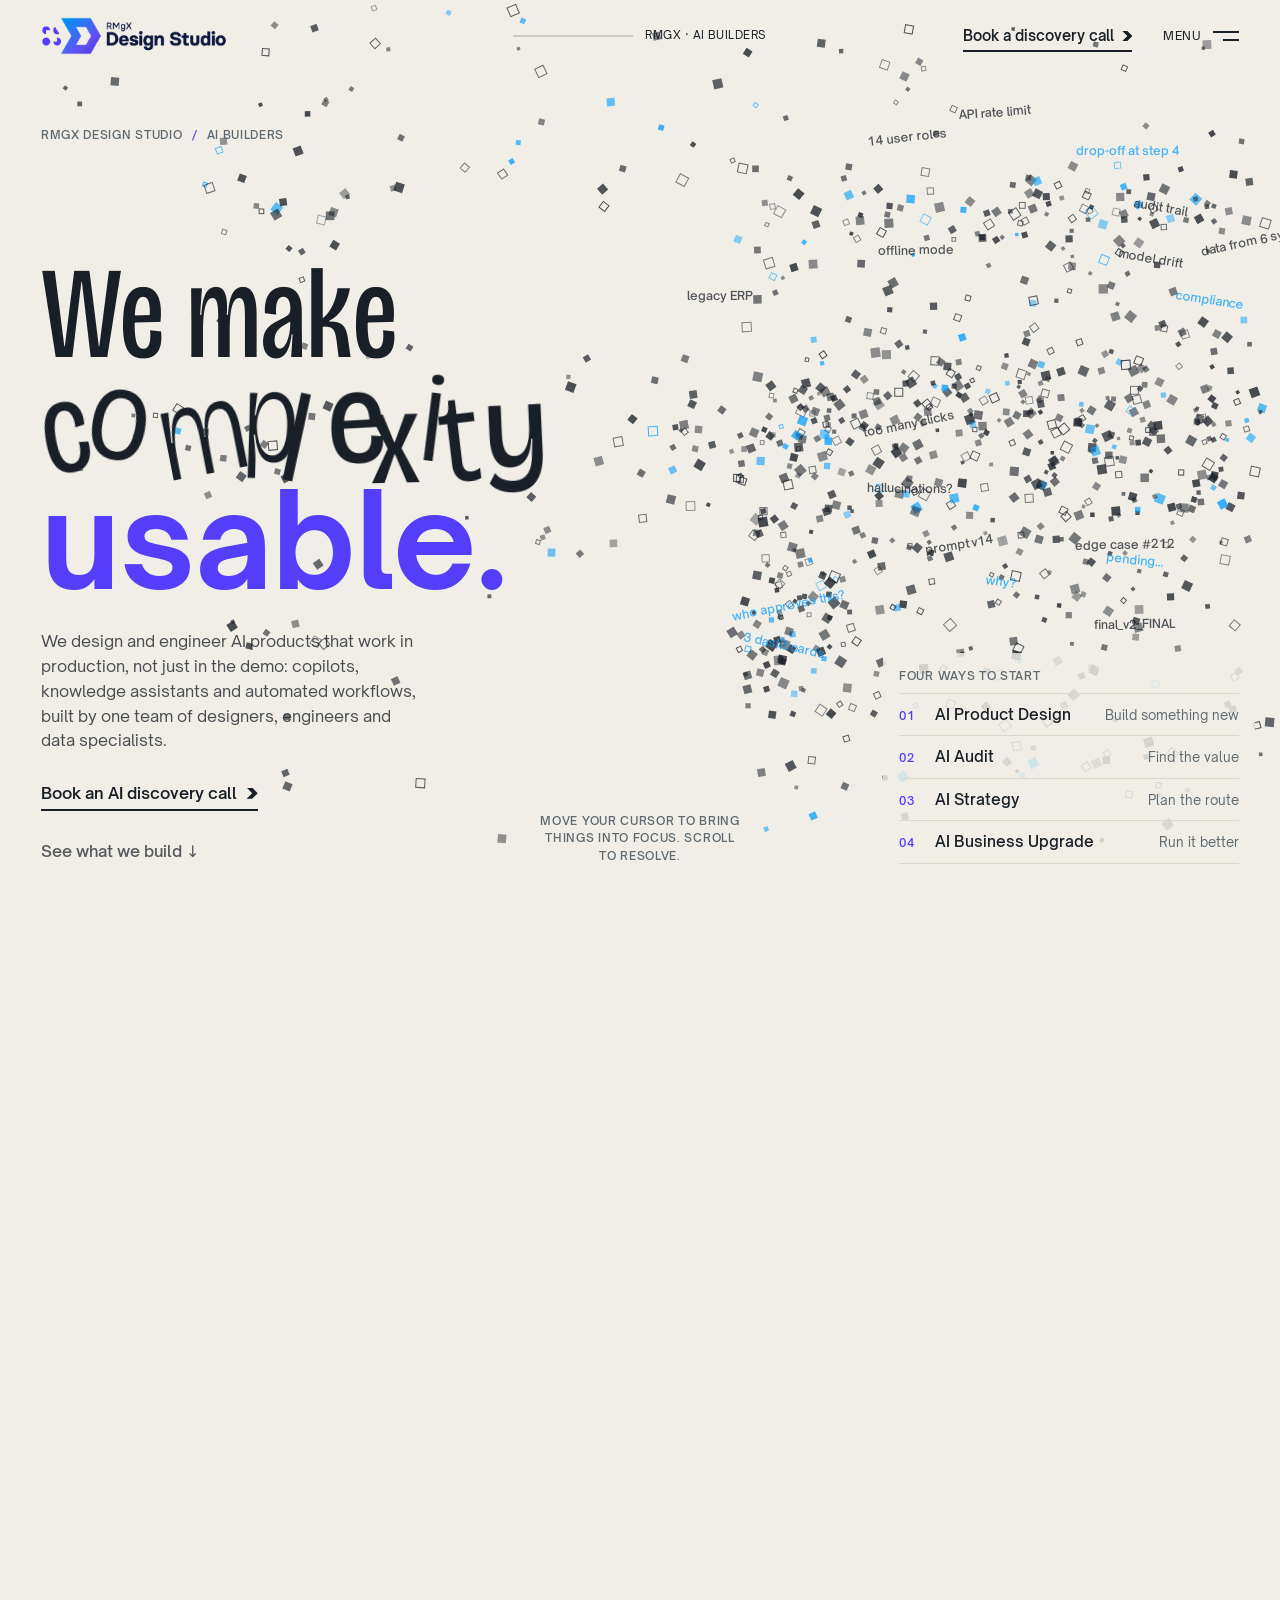
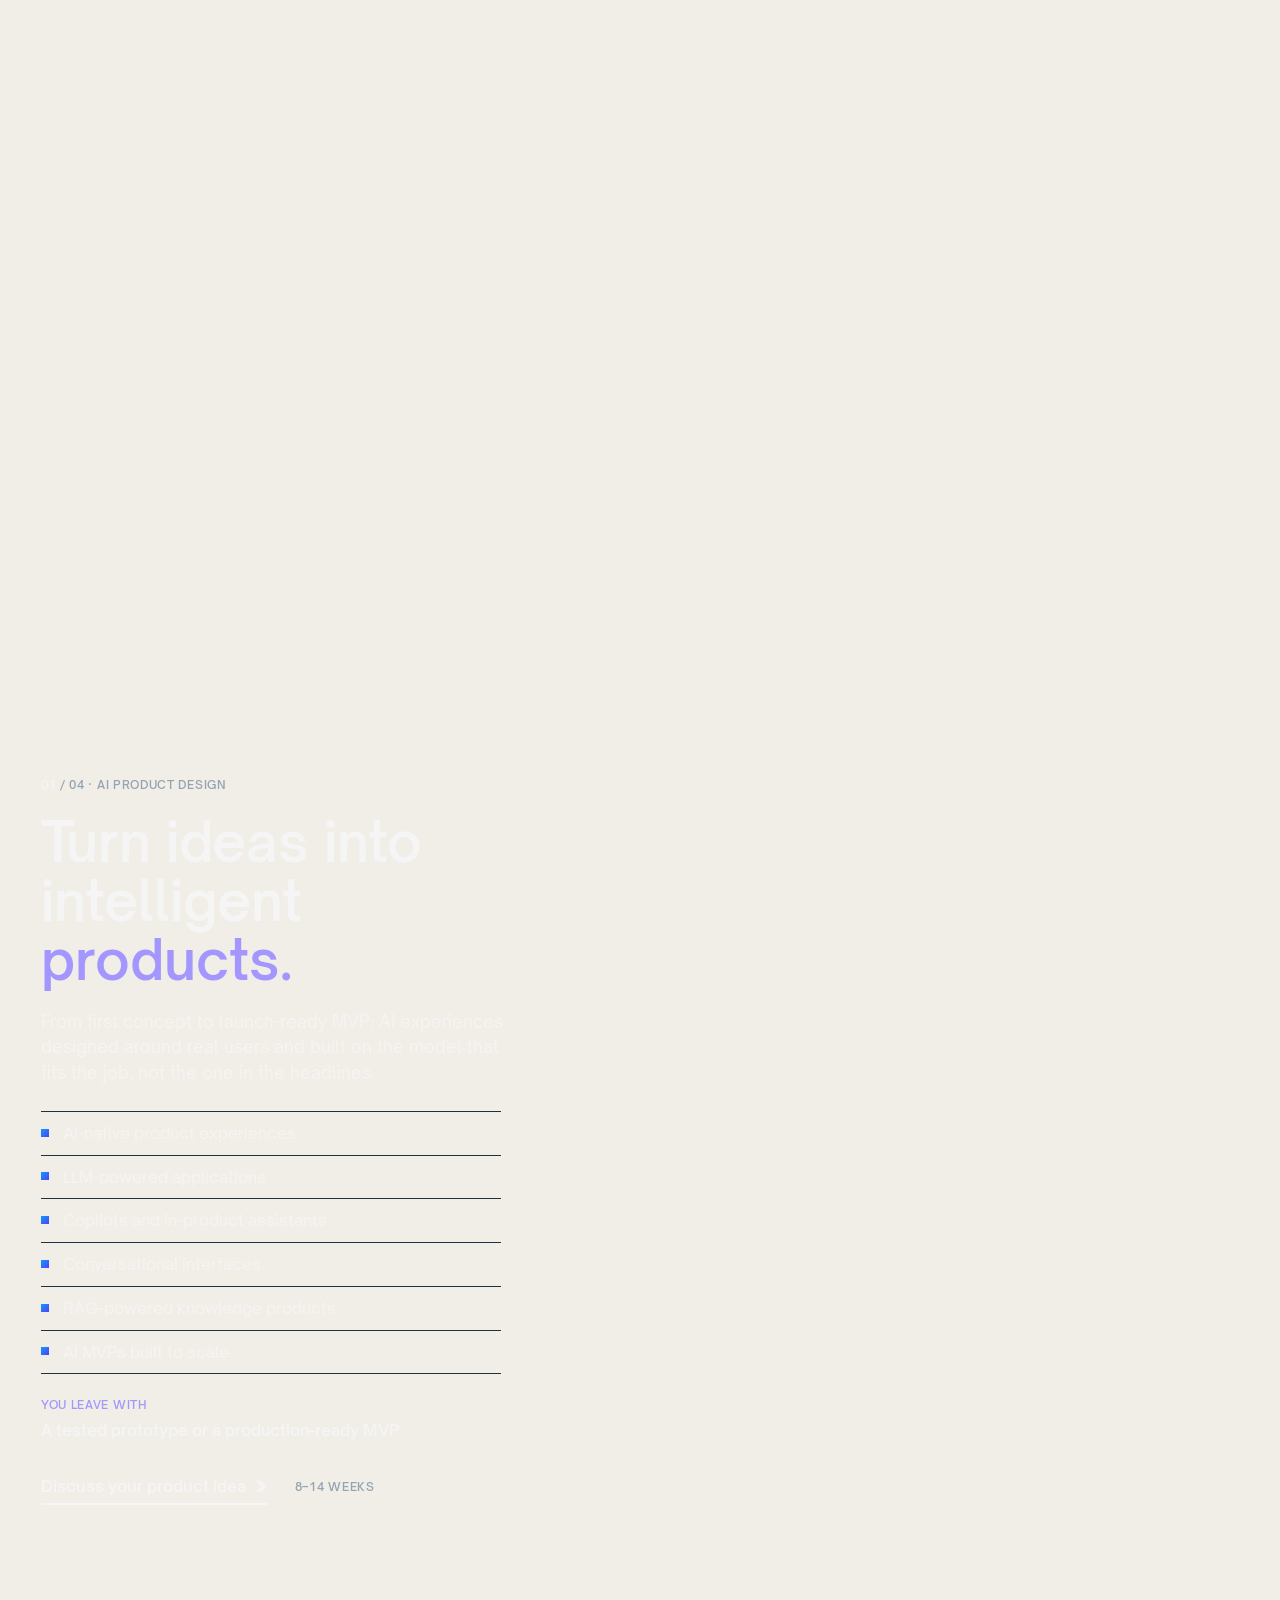
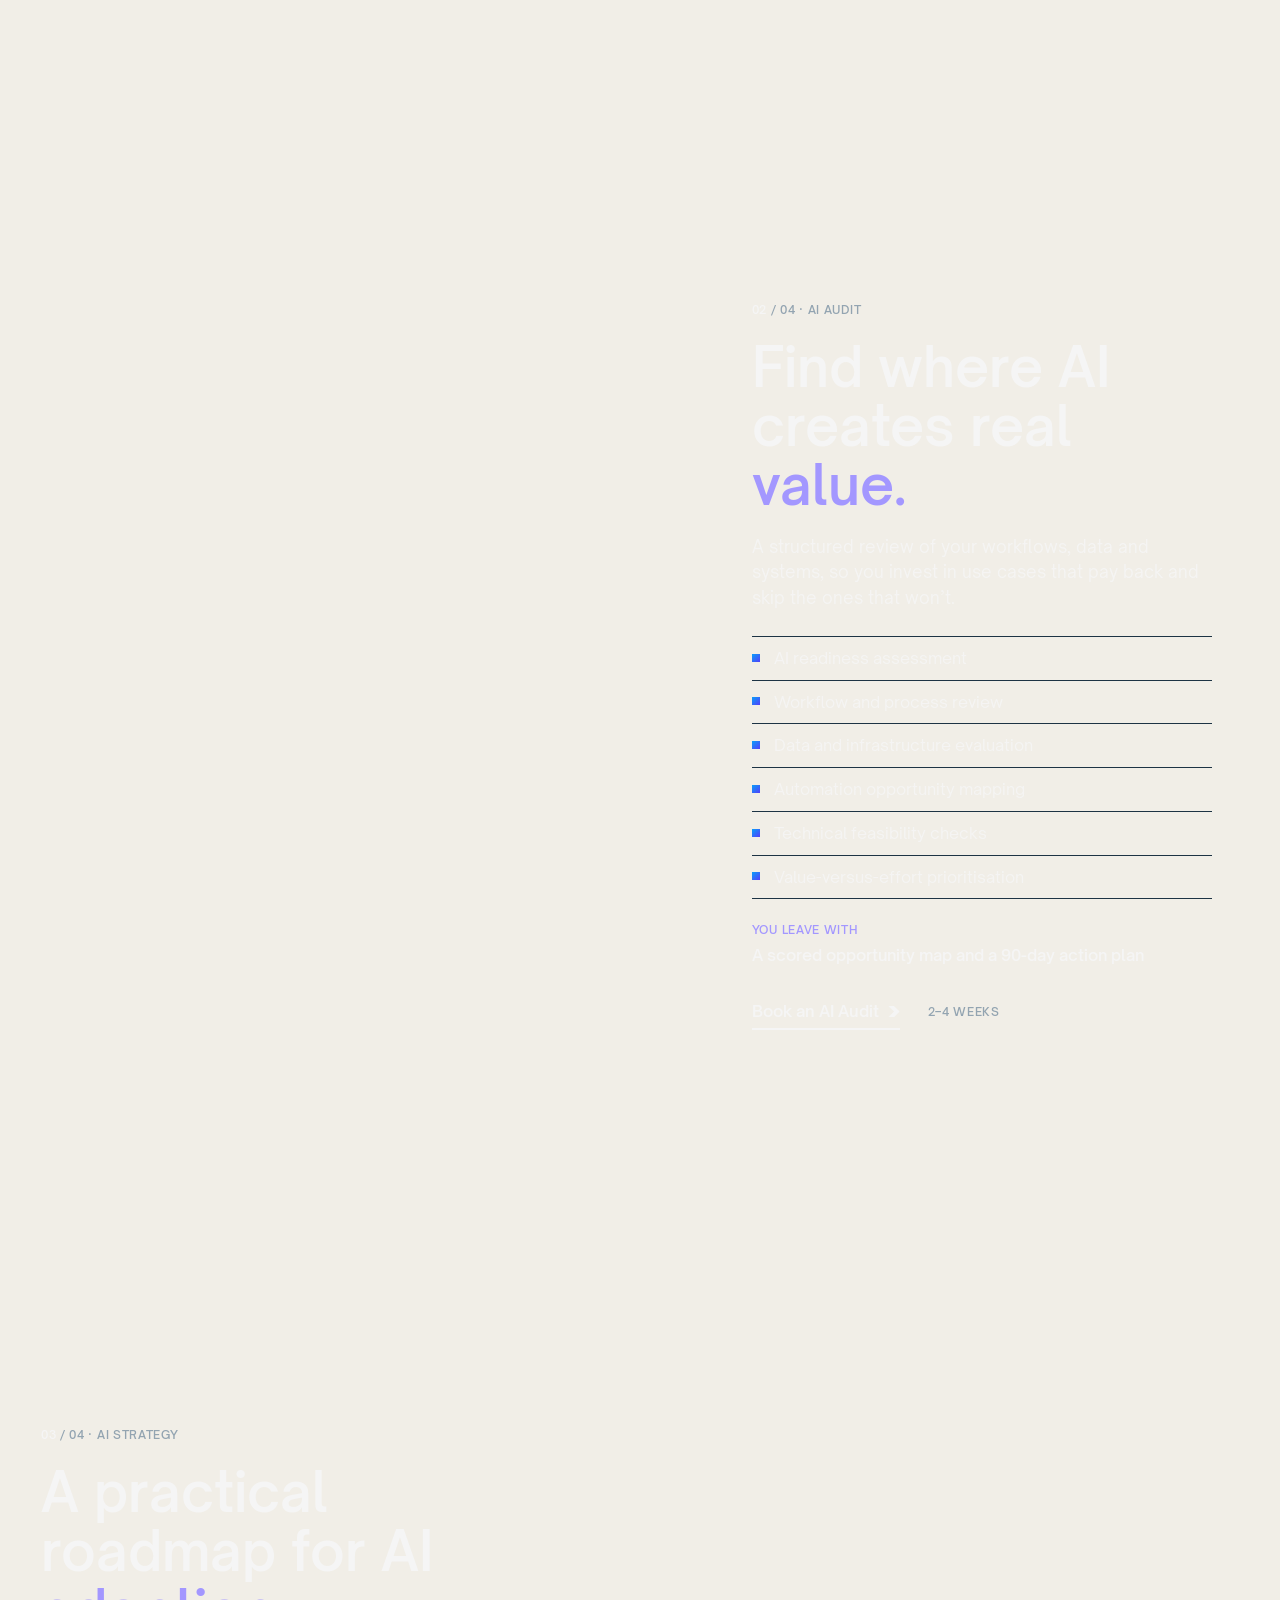
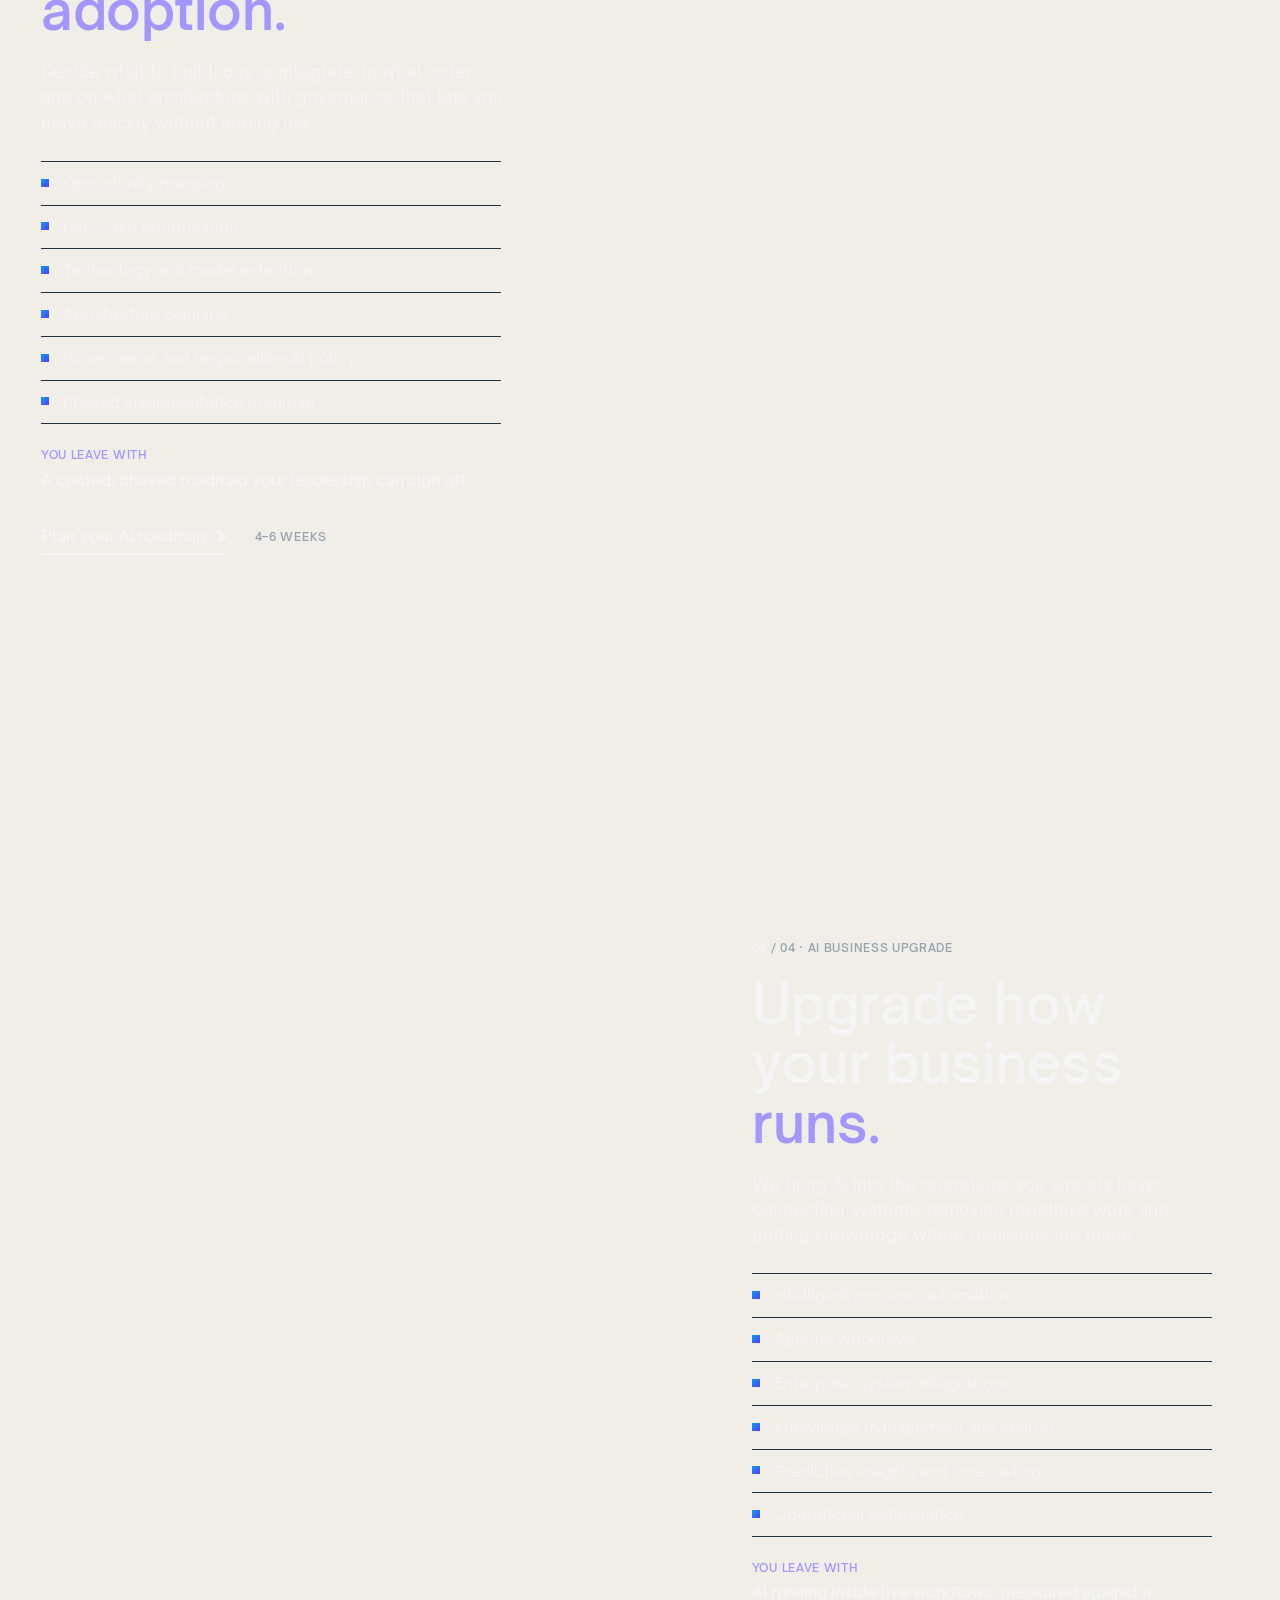
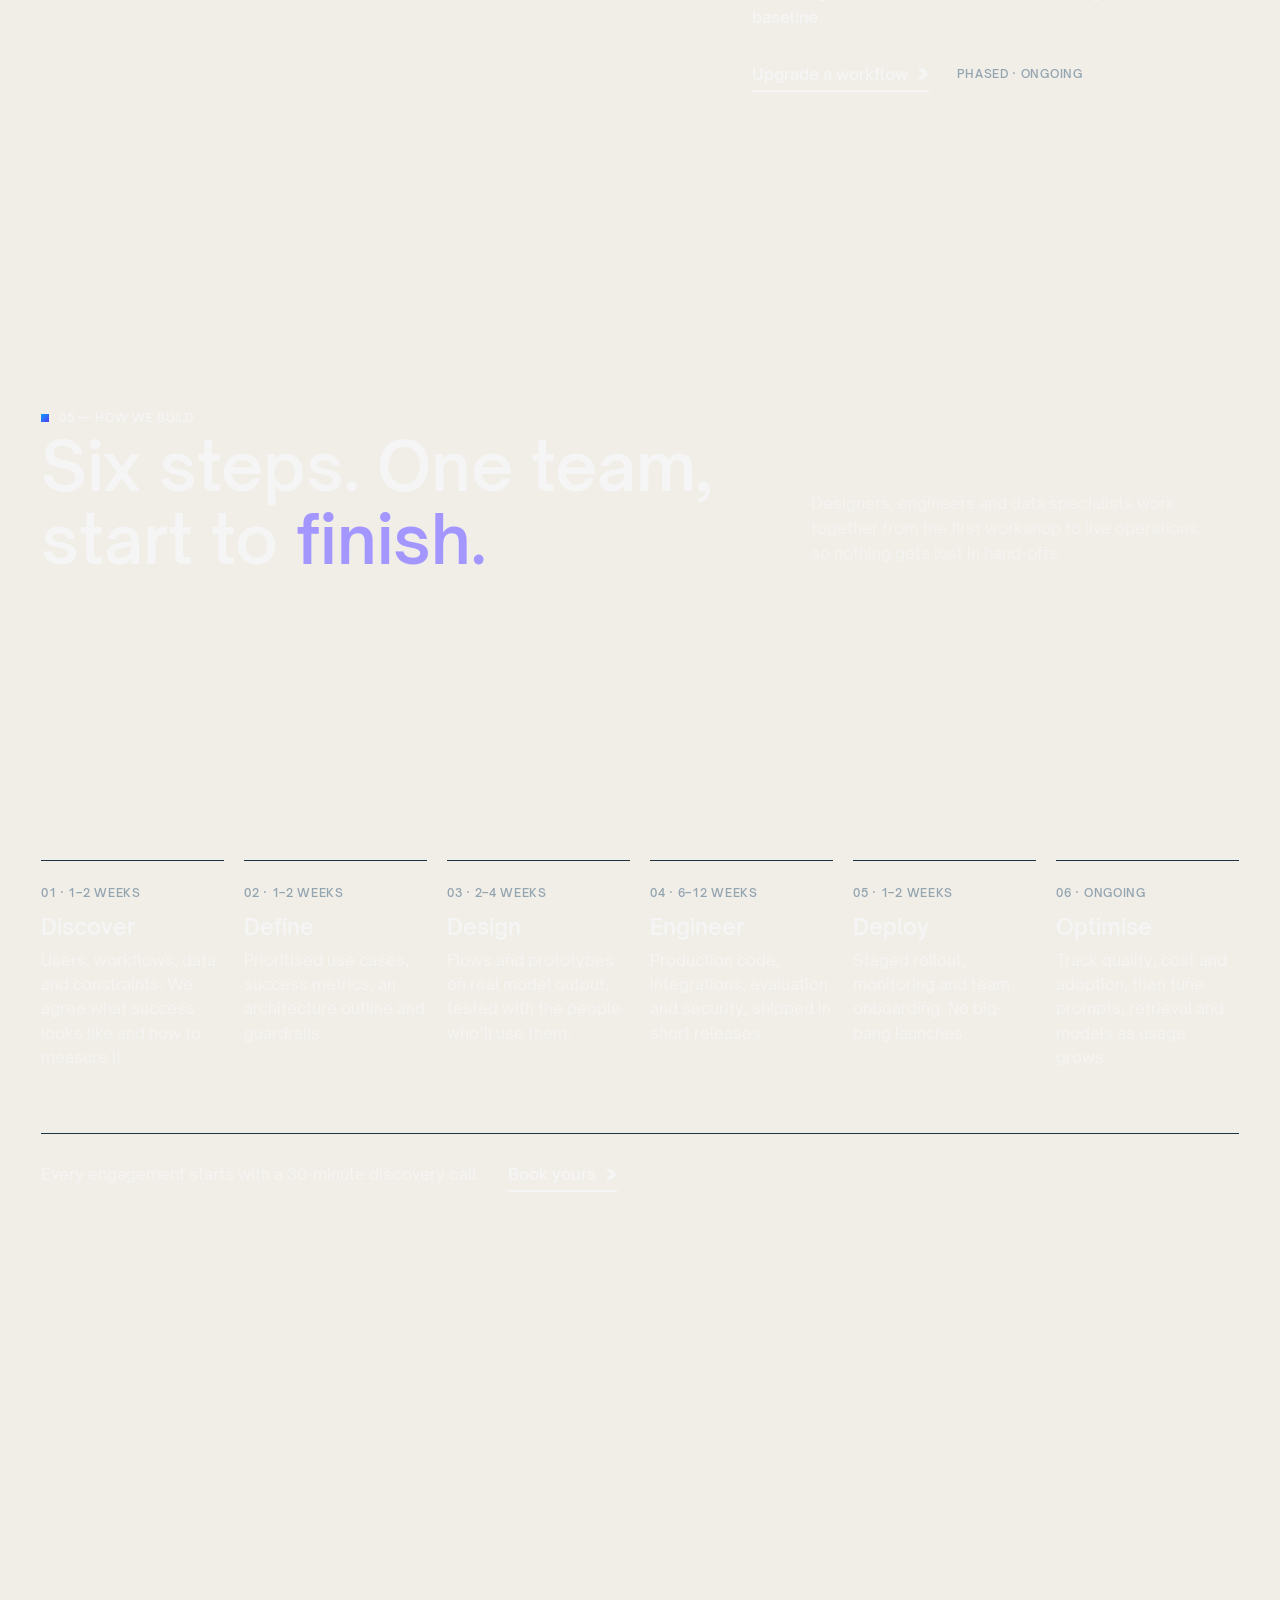
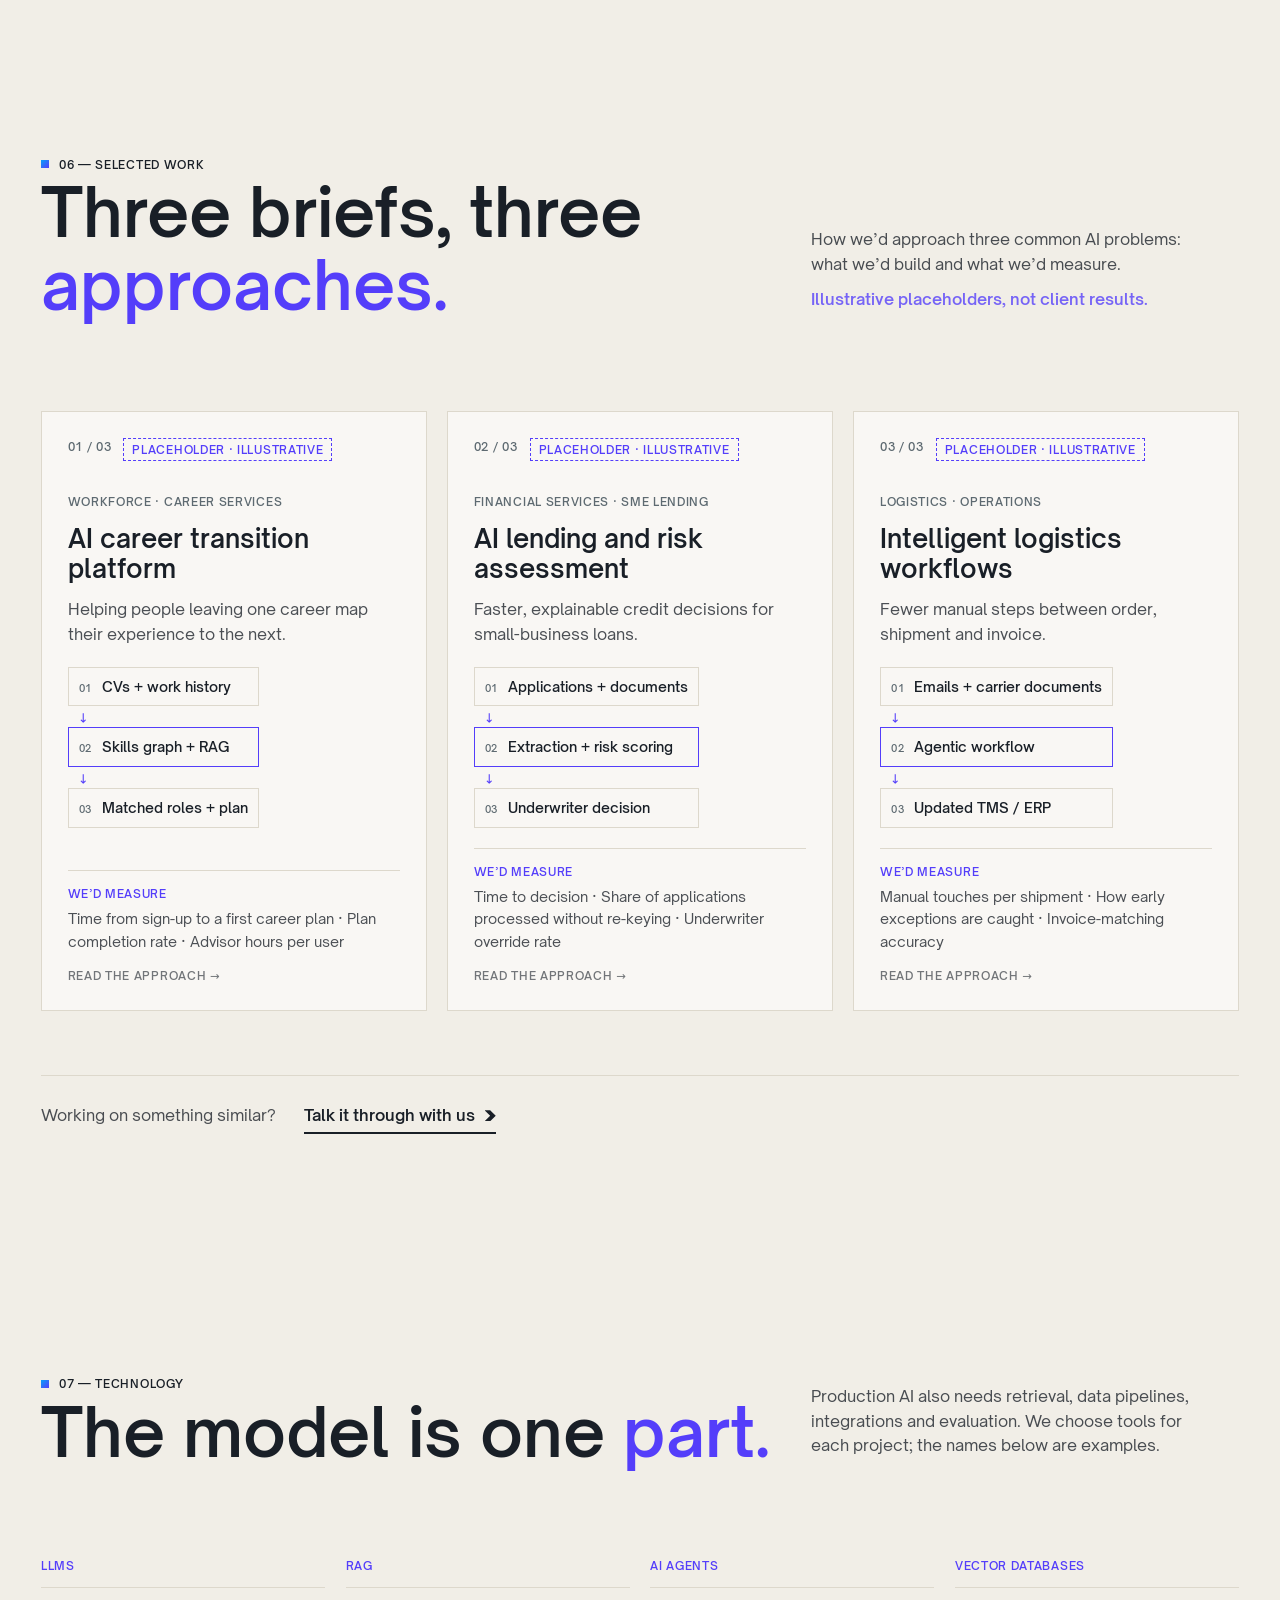
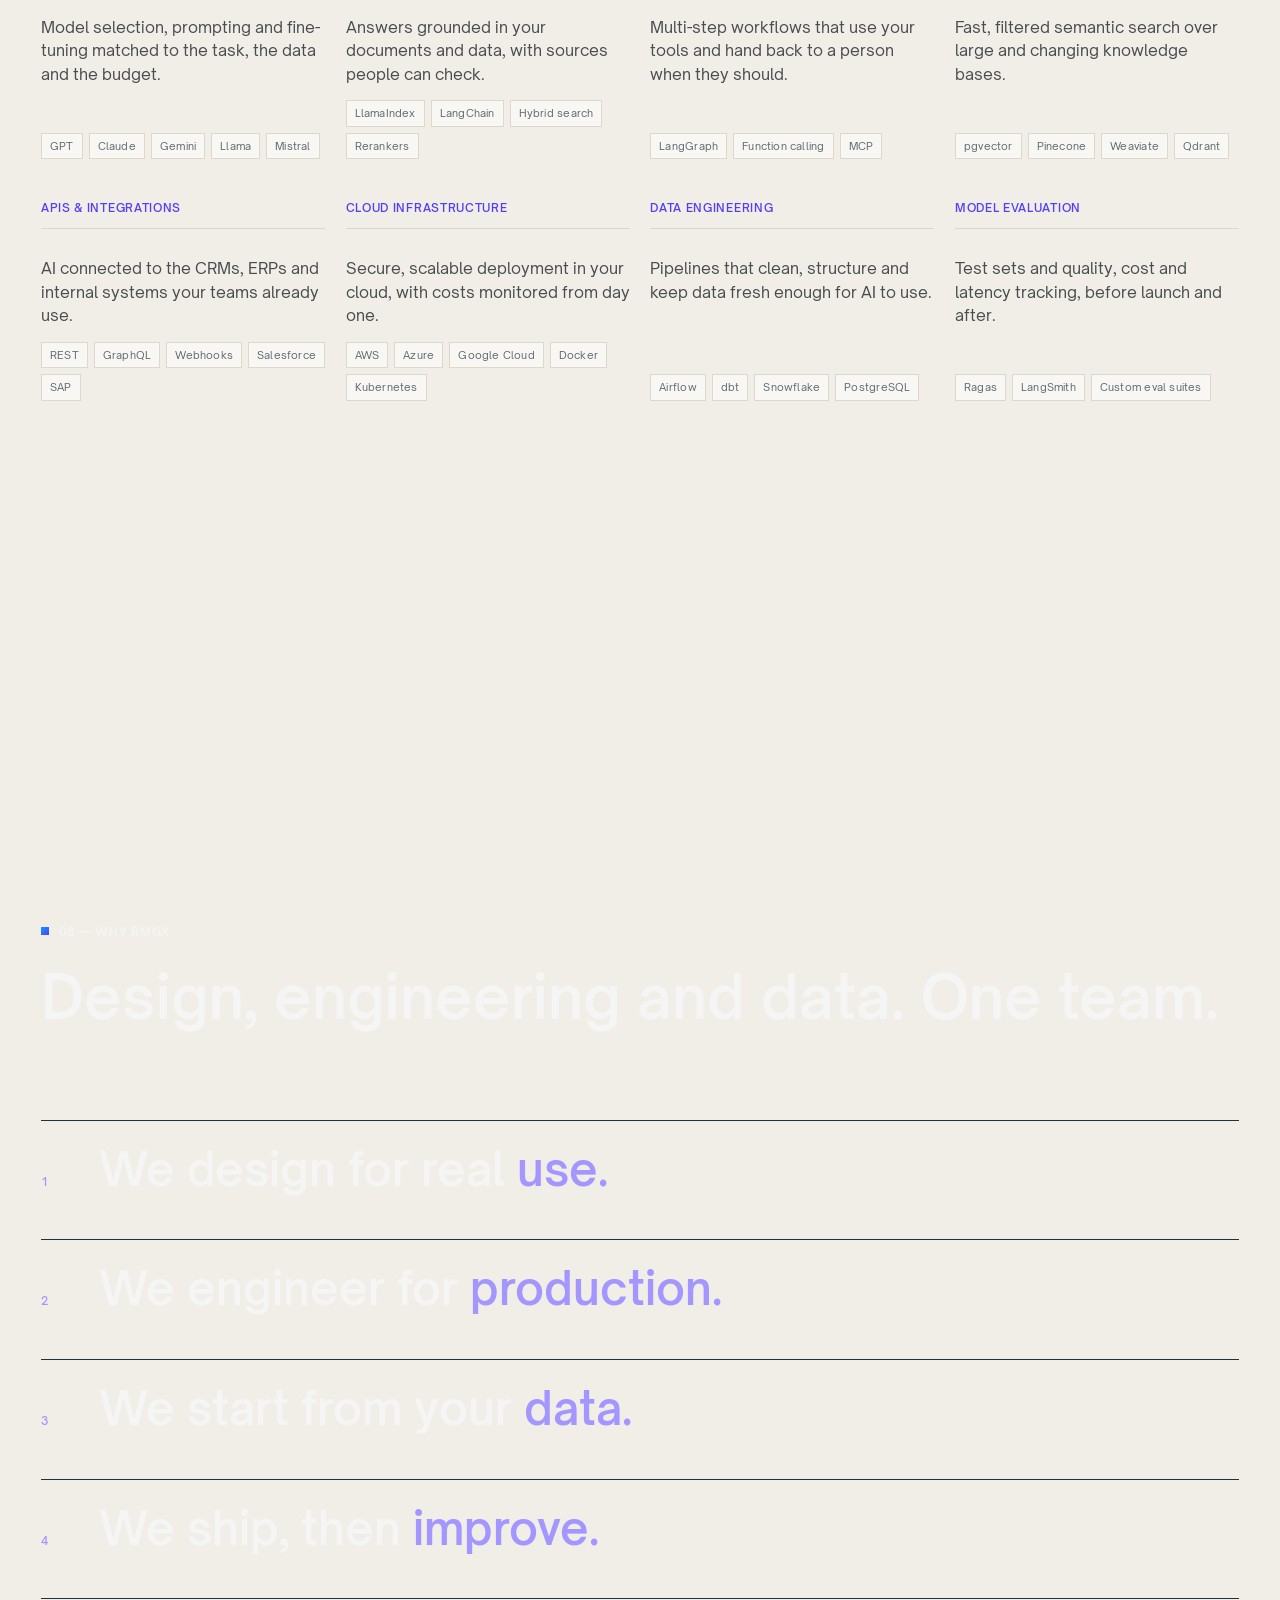
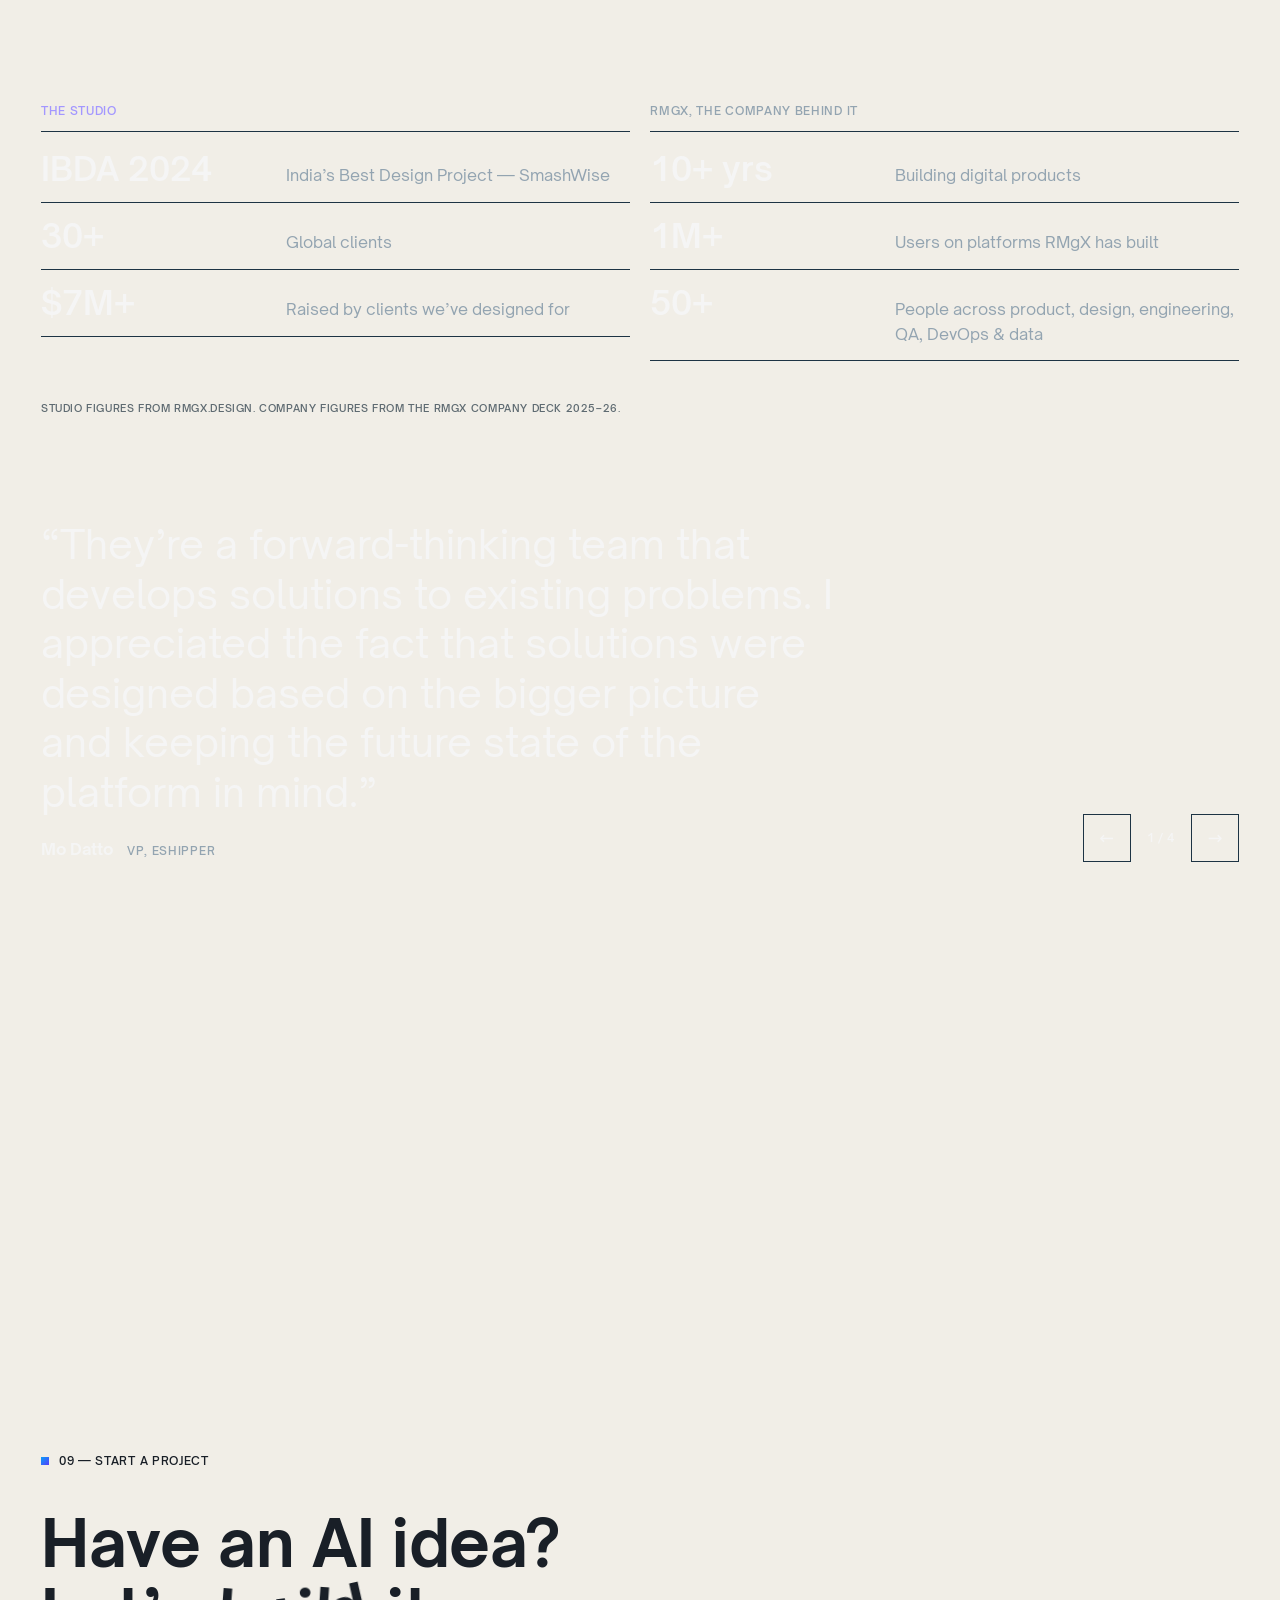
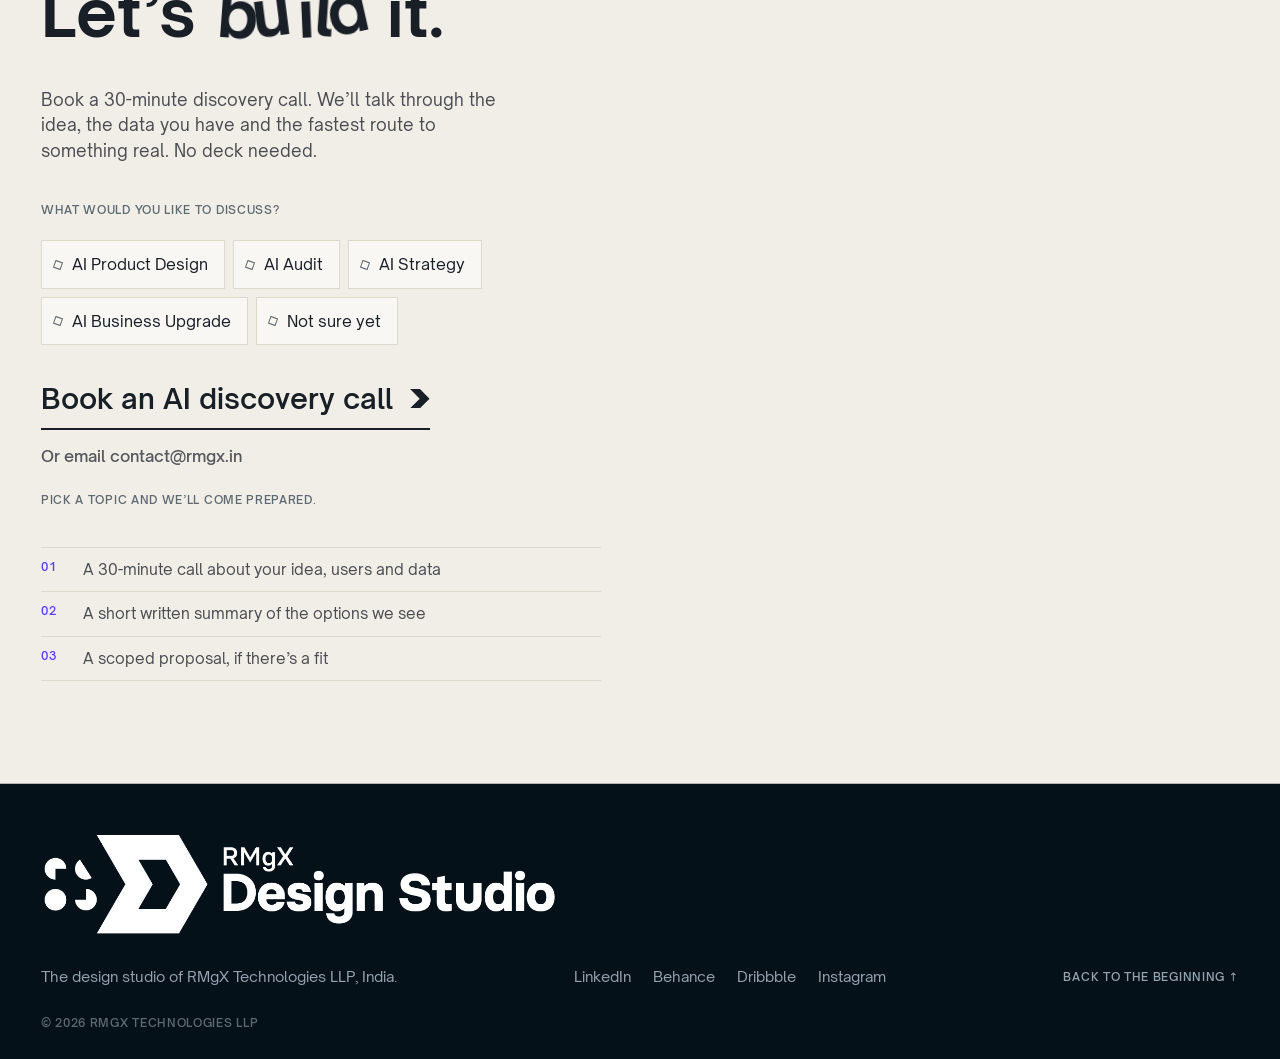
<file: index.html>
<!doctype html>
<html lang="en">
<head>
  <meta charset="utf-8">
  <meta name="viewport" content="width=device-width, initial-scale=1">
  <title>AI Builders — RMgX Design Studio</title>
  <meta name="description" content="RMgX Design Studio designs and engineers AI products that work in production: AI product design, AI audits, AI strategy and AI business upgrades, delivered by one team.">
  <meta name="theme-color" content="#051119">
  <link rel="preload" href="assets/fonts/open-sauce-one-latin-400.woff2" as="font" type="font/woff2" crossorigin>
  <link rel="preload" href="assets/fonts/open-sauce-one-latin-600.woff2" as="font" type="font/woff2" crossorigin>
  <!-- Bricolage Grotesque: used only for the hero headline -->
  <link rel="preconnect" href="https://fonts.googleapis.com">
  <link rel="preconnect" href="https://fonts.gstatic.com" crossorigin>
  <link rel="stylesheet" href="https://fonts.googleapis.com/css2?family=Bricolage+Grotesque:opsz,wdth,wght@12..96,75..100,200..800&display=swap">
  <link rel="stylesheet" href="css/styles.css">
  <link rel="icon" href="assets/brand/symbol.svg" type="image/svg+xml">
</head>
<body>
  <!-- Brand sprite: the RMgX Design Studio logo, traced from the 2026 brand guidelines.
       One source for every use on the page (header, hero, menu, contact, footer). -->
  <svg class="sprite" aria-hidden="true" focusable="false" width="0" height="0">
    <defs>
      <linearGradient id="rds-grad" gradientUnits="userSpaceOnUse" x1="400" y1="47" x2="1010" y2="622">
        <stop offset="0" stop-color="#099FFA"/>
        <stop offset="1" stop-color="#543EFA"/>
      </linearGradient>
      <symbol id="rds-symbol" viewBox="80 47 950 575">
        <path data-part="chevron" fill-rule="evenodd" style="fill: var(--logo-chev, url(#rds-grad))" d="M385 47H865L1030 335L865 622H385L550 335Z M628 192H790L870 335L790 480H628L710 335Z"/>
        <path data-part="dot" style="fill: var(--logo-dots, #543EFA)" d="M143 245V308A63 63 0 1 1 206 245Z"/>
        <path data-part="dot" style="fill: var(--logo-dots, #543EFA)" d="M287 190L355 298A63 63 0 1 1 287 190Z"/>
        <path data-part="dot" style="fill: var(--logo-dots, #543EFA)" d="M80 427A63 63 0 1 0 206 427A63 63 0 1 0 80 427Z"/>
        <path data-part="dot" style="fill: var(--logo-dots, #543EFA)" d="M320 427V364A63 63 0 1 1 257 427Z"/>
      </symbol>
    </defs>
  </svg>

  <a class="skip" href="#main">Skip to content</a>

  <!-- One particle field for the whole page: it sits behind everything and tells the story -->
  <canvas class="field" data-field aria-hidden="true"></canvas>

  <!-- ============ HEADER ============ -->
  <header class="site-header" data-header data-on="paper">
    <a class="brand" href="#top" aria-label="RMgX Design Studio, back to top">
      <img class="brand__logo" src="assets/brand/rds-logo.png" width="1010" height="205" alt="RMgX Design Studio">
    </a>

    <p class="resolution chapter" aria-hidden="true">
      <span class="resolution__bar"><span data-chapter-bar></span></span>
      <span class="resolution__label" data-chapter-label>RMgX · AI Builders</span>
    </p>

    <div class="header__actions">
      <a class="link-cta link-cta--small" href="https://calendly.com/rmgx/connect-rds" target="_blank" rel="noopener" data-call>Book a discovery call</a>
      <button class="menu-btn" type="button" aria-expanded="false" aria-controls="menu" data-menu-open>
        <span class="menu-btn__label">Menu</span>
        <span class="menu-btn__icon" aria-hidden="true"><i></i><i></i></span>
      </button>
    </div>
  </header>

  <!-- ============ FULLSCREEN MENU ============ -->
  <div class="menu" id="menu" role="dialog" aria-modal="true" aria-label="Site menu" hidden data-menu>
    <div class="menu__panel menu__panel--a" aria-hidden="true"></div>
    <div class="menu__panel menu__panel--b" aria-hidden="true"></div>
    <div class="menu__art" aria-hidden="true" data-menu-art></div>
    <div class="menu__inner">
      <div class="menu__top">
        <span class="mono">Index / AI Builders</span>
        <button class="menu-btn menu-btn--close" type="button" data-menu-close>
          <span class="menu-btn__label">Close</span>
          <span class="menu-btn__icon is-x" aria-hidden="true"><i></i><i></i></span>
        </button>
      </div>
      <nav class="menu__nav" aria-label="Primary">
        <ol>
          <li><a href="#services" data-note="Design, audit, strategy, upgrade: four ways to start."><span class="mono">01</span><span class="menu__word">Services</span></a></li>
          <li><a href="#process" data-note="Six steps, one team, from discovery to optimisation."><span class="mono">02</span><span class="menu__word">How we build</span></a></li>
          <li><a href="#work" data-note="How we approach three common AI briefs."><span class="mono">03</span><span class="menu__word">Work</span></a></li>
          <li><a href="#stack" data-note="LLMs, RAG, agents, data and evaluation."><span class="mono">04</span><span class="menu__word">Technology</span></a></li>
          <li><a href="#why" data-note="Product design, engineering and data under one roof."><span class="mono">05</span><span class="menu__word">Why RMgX</span></a></li>
          <li><a href="#contact" data-note="Have an AI idea? Let’s build it."><span class="mono">06</span><span class="menu__word">Contact</span></a></li>
        </ol>
      </nav>
      <div class="menu__foot">
        <p class="menu__note serif" data-menu-note>Pick a chapter, or book a 30-minute discovery call.</p>
        <div class="menu__contact">
          <a href="https://calendly.com/rmgx/connect-rds" target="_blank" rel="noopener">Book a discovery call ↗</a>
          <a href="mailto:contact@rmgx.in">contact@rmgx.in</a>
          <a href="https://www.linkedin.com/company/rmgx" target="_blank" rel="noopener">LinkedIn ↗</a>
        </div>
      </div>
    </div>
  </div>

  <main id="main">
    <!-- ============ 01 HERO ============ -->
    <section class="hero" id="top" data-theme="paper" data-tone="light" data-chapter="RMgX · AI Builders">
      <div class="hero__stage" data-hero-stage>
      <div class="form-slot form-slot--hero" data-form="logo" aria-hidden="true"></div>
      <div class="hero__copy wrap">
        <p class="kicker mono reveal">RMgX Design Studio <span>/</span> AI Builders</p>
        <h1 class="hero__title">
          <span class="line">We make</span>
          <span class="line"><span class="jumble" data-jumble aria-label="complexity">complexity</span></span>
          <span class="line"><em class="serif">usable.</em></span>
        </h1>
        <div class="hero__aside">
          <p>We design and engineer AI products that work in production, not just in the demo: copilots, knowledge assistants and automated workflows, built by one team of designers, engineers and data specialists.</p>
          <div class="hero__ctas">
            <a class="link-cta" href="https://calendly.com/rmgx/connect-rds" target="_blank" rel="noopener" data-call>Book an AI discovery call</a>
            <a class="link-quiet" href="#services">See what we build <span aria-hidden="true">↓</span></a>
          </div>
        </div>
        <nav class="hero__index" aria-label="Services">
          <p class="mono">Four ways to start</p>
          <ol>
            <li><a href="#ai-product-design"><span class="mono">01</span> AI Product Design <i>Build something new</i></a></li>
            <li><a href="#ai-audit"><span class="mono">02</span> AI Audit <i>Find the value</i></a></li>
            <li><a href="#ai-strategy"><span class="mono">03</span> AI Strategy <i>Plan the route</i></a></li>
            <li><a href="#ai-business-upgrade"><span class="mono">04</span> AI Business Upgrade <i>Run it better</i></a></li>
          </ol>
        </nav>
        <p class="hero__hint mono" aria-hidden="true"><span class="hint-pointer">Move your cursor to bring things into focus.</span><span class="hint-touch">Tap to bring things into focus.</span> Scroll to resolve.</p>
      </div>
      </div>
    </section>

    <div class="tone-shift" data-shift="1" data-from="light" data-to="dark" aria-hidden="true"></div>

    <!-- ============ 02–05 SERVICES ============ -->
    <div id="services">
      <section class="svc" id="ai-product-design" data-theme="ink" data-tone="dark" data-chapter="01 · AI Product Design">
        <div class="wrap svc__grid">
          <div class="svc__copy">
            <p class="svc__num mono"><span>01</span> / 04 · AI Product Design</p>
            <h2 class="svc__title reveal">Turn ideas into intelligent <em class="serif">products.</em></h2>
            <p class="svc__lede">From first concept to launch-ready MVP: AI experiences designed around real users and built on the model that fits the job, not the one in the headlines.</p>
            <ul class="svc__list">
              <li>AI-native product experiences</li>
              <li>LLM-powered applications</li>
              <li>Copilots and in-product assistants</li>
              <li>Conversational interfaces</li>
              <li>RAG-powered knowledge products</li>
              <li>AI MVPs built to scale</li>
            </ul>
            <p class="svc__deliv"><span class="mono">You leave with</span> A tested prototype or a production-ready MVP</p>
            <div class="svc__foot">
              <a class="link-cta" href="#contact" data-pick="AI Product Design">Discuss your product idea</a>
              <span class="svc__meta mono">8–14 weeks</span>
            </div>
          </div>
          <div class="form-slot" data-form="design" aria-hidden="true"></div>
        </div>
      </section>

      <section class="svc svc--flip" id="ai-audit" data-theme="ink" data-tone="dark" data-chapter="02 · AI Audit">
        <div class="wrap svc__grid">
          <div class="svc__copy">
            <p class="svc__num mono"><span>02</span> / 04 · AI Audit</p>
            <h2 class="svc__title reveal">Find where AI creates real <em class="serif">value.</em></h2>
            <p class="svc__lede">A structured review of your workflows, data and systems, so you invest in use cases that pay back and skip the ones that won’t.</p>
            <ul class="svc__list">
              <li>AI readiness assessment</li>
              <li>Workflow and process review</li>
              <li>Data and infrastructure evaluation</li>
              <li>Automation opportunity mapping</li>
              <li>Technical feasibility checks</li>
              <li>Value-versus-effort prioritisation</li>
            </ul>
            <p class="svc__deliv"><span class="mono">You leave with</span> A scored opportunity map and a 90-day action plan</p>
            <div class="svc__foot">
              <a class="link-cta" href="#contact" data-pick="AI Audit">Book an AI Audit</a>
              <span class="svc__meta mono">2–4 weeks</span>
            </div>
          </div>
          <div class="form-slot" data-form="audit" aria-hidden="true"></div>
        </div>
      </section>

      <section class="svc" id="ai-strategy" data-theme="ink" data-tone="dark" data-chapter="03 · AI Strategy">
        <div class="wrap svc__grid">
          <div class="svc__copy">
            <p class="svc__num mono"><span>03</span> / 04 · AI Strategy</p>
            <h2 class="svc__title reveal">A practical roadmap for AI <em class="serif">adoption.</em></h2>
            <p class="svc__lede">Decide what to build, buy or integrate, in what order and on what architecture, with governance that lets you move quickly without adding risk.</p>
            <ul class="svc__list">
              <li>Opportunity mapping</li>
              <li>Use-case prioritisation</li>
              <li>Technology and model selection</li>
              <li>Architecture planning</li>
              <li>Governance and responsible-AI policy</li>
              <li>Phased implementation roadmap</li>
            </ul>
            <p class="svc__deliv"><span class="mono">You leave with</span> A costed, phased roadmap your leadership can sign off</p>
            <div class="svc__foot">
              <a class="link-cta" href="#contact" data-pick="AI Strategy">Plan your AI roadmap</a>
              <span class="svc__meta mono">4–6 weeks</span>
            </div>
          </div>
          <div class="form-slot" data-form="strategy" aria-hidden="true"></div>
        </div>
      </section>

      <section class="svc svc--flip" id="ai-business-upgrade" data-theme="ink" data-tone="dark" data-chapter="04 · AI Business Upgrade">
        <div class="wrap svc__grid">
          <div class="svc__copy">
            <p class="svc__num mono"><span>04</span> / 04 · AI Business Upgrade</p>
            <h2 class="svc__title reveal">Upgrade how your business <em class="serif">runs.</em></h2>
            <p class="svc__lede">We bring AI into the operations you already have: connecting systems, removing repetitive work and putting knowledge where decisions are made.</p>
            <ul class="svc__list">
              <li>Intelligent process automation</li>
              <li>Agentic workflows</li>
              <li>Enterprise system integrations</li>
              <li>Knowledge management and search</li>
              <li>Predictive insights and forecasting</li>
              <li>Operational optimisation</li>
            </ul>
            <p class="svc__deliv"><span class="mono">You leave with</span> AI running inside live workflows, measured against a baseline</p>
            <div class="svc__foot">
              <a class="link-cta" href="#contact" data-pick="AI Business Upgrade">Upgrade a workflow</a>
              <span class="svc__meta mono">Phased · ongoing</span>
            </div>
          </div>
          <div class="form-slot" data-form="upgrade" aria-hidden="true"></div>
        </div>
      </section>
    </div>

    <!-- ============ 06 HOW WE BUILD ============ -->
    <section class="process" id="process" data-theme="ink" data-tone="dark" data-chapter="How we build">
      <div class="wrap">
        <header class="sec-head sec-head--split">
          <div>
            <span class="sec-num mono">05 — How we build</span>
            <h2 class="sec-title reveal">Six steps. One team, start to <em class="serif">finish.</em></h2>
          </div>
          <p class="sec-aside">Designers, engineers and data specialists work together from the first workshop to live operations, so nothing gets lost in hand-offs.</p>
        </header>
        <div class="form-slot form-slot--line" data-form="process" aria-hidden="true"></div>
        <ol class="steps">
          <li><span class="mono">01 · 1–2 weeks</span><h3>Discover</h3><p>Users, workflows, data and constraints. We agree what success looks like and how to measure it.</p></li>
          <li><span class="mono">02 · 1–2 weeks</span><h3>Define</h3><p>Prioritised use cases, success metrics, an architecture outline and guardrails.</p></li>
          <li><span class="mono">03 · 2–4 weeks</span><h3>Design</h3><p>Flows and prototypes on real model output, tested with the people who’ll use them.</p></li>
          <li><span class="mono">04 · 6–12 weeks</span><h3>Engineer</h3><p>Production code, integrations, evaluation and security, shipped in short releases.</p></li>
          <li><span class="mono">05 · 1–2 weeks</span><h3>Deploy</h3><p>Staged rollout, monitoring and team onboarding. No big-bang launches.</p></li>
          <li><span class="mono">06 · ongoing</span><h3>Optimise</h3><p>Track quality, cost and adoption, then tune prompts, retrieval and models as usage grows.</p></li>
        </ol>
        <p class="sec-cta"><span>Every engagement starts with a 30-minute discovery call.</span> <a class="link-cta" href="https://calendly.com/rmgx/connect-rds" target="_blank" rel="noopener" data-call>Book yours</a></p>
      </div>
    </section>

    <div class="tone-shift" data-shift="1" data-from="dark" data-to="light" aria-hidden="true"></div>

    <!-- ============ 07 SELECTED WORK ============ -->
    <section class="work" id="work" data-theme="paper" data-tone="light" data-chapter="Selected work">
      <div class="wrap">
        <header class="sec-head sec-head--split">
          <div>
            <span class="sec-num mono">06 — Selected work</span>
            <h2 class="sec-title reveal">Three briefs, three <em class="serif">approaches.</em></h2>
          </div>
          <p class="sec-aside">How we’d approach three common AI problems: what we’d build and what we’d measure. <b class="placeholder-note">Illustrative placeholders, not client results.</b></p>
        </header>
        <div class="cases" data-cases></div>
        <p class="sec-cta"><span>Working on something similar?</span> <a class="link-cta" href="#contact" data-pick="Not sure yet">Talk it through with us</a></p>
      </div>
    </section>

    <!-- ============ 08 TECHNOLOGY ============ -->
    <section class="stack" id="stack" data-theme="paper" data-tone="light" data-chapter="Technology">
      <div class="wrap">
        <header class="sec-head sec-head--split">
          <div>
            <span class="sec-num mono">07 — Technology</span>
            <h2 class="sec-title reveal">The model is one <em class="serif">part.</em></h2>
          </div>
          <p class="sec-aside">Production AI also needs retrieval, data pipelines, integrations and evaluation. We choose tools for each project; the names below are examples.</p>
        </header>
        <!-- Tool names in each .tools list are examples: edit freely. -->
        <div class="stack__grid">
          <div class="cap"><h3 class="mono">LLMs</h3><p>Model selection, prompting and fine-tuning matched to the task, the data and the budget.</p><ul class="tools"><li>GPT</li><li>Claude</li><li>Gemini</li><li>Llama</li><li>Mistral</li></ul></div>
          <div class="cap"><h3 class="mono">RAG</h3><p>Answers grounded in your documents and data, with sources people can check.</p><ul class="tools"><li>LlamaIndex</li><li>LangChain</li><li>Hybrid search</li><li>Rerankers</li></ul></div>
          <div class="cap"><h3 class="mono">AI agents</h3><p>Multi-step workflows that use your tools and hand back to a person when they should.</p><ul class="tools"><li>LangGraph</li><li>Function calling</li><li>MCP</li></ul></div>
          <div class="cap"><h3 class="mono">Vector databases</h3><p>Fast, filtered semantic search over large and changing knowledge bases.</p><ul class="tools"><li>pgvector</li><li>Pinecone</li><li>Weaviate</li><li>Qdrant</li></ul></div>
          <div class="cap"><h3 class="mono">APIs &amp; integrations</h3><p>AI connected to the CRMs, ERPs and internal systems your teams already use.</p><ul class="tools"><li>REST</li><li>GraphQL</li><li>Webhooks</li><li>Salesforce</li><li>SAP</li></ul></div>
          <div class="cap"><h3 class="mono">Cloud infrastructure</h3><p>Secure, scalable deployment in your cloud, with costs monitored from day one.</p><ul class="tools"><li>AWS</li><li>Azure</li><li>Google Cloud</li><li>Docker</li><li>Kubernetes</li></ul></div>
          <div class="cap"><h3 class="mono">Data engineering</h3><p>Pipelines that clean, structure and keep data fresh enough for AI to use.</p><ul class="tools"><li>Airflow</li><li>dbt</li><li>Snowflake</li><li>PostgreSQL</li></ul></div>
          <div class="cap"><h3 class="mono">Model evaluation</h3><p>Test sets and quality, cost and latency tracking, before launch and after.</p><ul class="tools"><li>Ragas</li><li>LangSmith</li><li>Custom eval suites</li></ul></div>
        </div>
      </div>
    </section>

    <div class="tone-shift" data-shift="1" data-from="light" data-to="dark" aria-hidden="true"></div>

    <!-- ============ 09 WHY ============ -->
    <section class="why" id="why" data-theme="ink" data-tone="dark" data-chapter="Why RMgX">
      <div class="wrap">
        <header class="sec-head">
          <span class="sec-num mono">08 — Why RMgX</span>
          <h2 class="sec-title sec-title--sm reveal">Design, engineering and data. One team.</h2>
        </header>

        <ol class="claims">
          <li class="claim" tabindex="0"><span class="claim__n mono">1</span><span class="claim__t">We design for real <em class="serif">use.</em></span><span class="claim__p">Product designers shape every AI interaction: how it asks, explains and recovers when it’s unsure.</span></li>
          <li class="claim" tabindex="0"><span class="claim__n mono">2</span><span class="claim__t">We engineer for <em class="serif">production.</em></span><span class="claim__p">The same team builds the integrations, security and monitoring that turn a prototype into a product.</span></li>
          <li class="claim" tabindex="0"><span class="claim__n mono">3</span><span class="claim__t">We start from your <em class="serif">data.</em></span><span class="claim__p">Data quality and access are checked first, so what we build works with the data you actually have.</span></li>
          <li class="claim" tabindex="0"><span class="claim__n mono">4</span><span class="claim__t">We ship, then <em class="serif">improve.</em></span><span class="claim__p">Releases every few weeks, with quality, cost and adoption tracked after launch.</span></li>
        </ol>

        <div class="ledger">
          <div class="ledger__col">
            <h3 class="mono">The studio</h3>
            <dl>
              <div><dt>IBDA 2024</dt><dd>India’s Best Design Project — SmashWise</dd></div>
              <div><dt>30+</dt><dd>Global clients</dd></div>
              <div><dt>$7M+</dt><dd>Raised by clients we’ve designed for</dd></div>
            </dl>
          </div>
          <div class="ledger__col">
            <h3 class="mono">RMgX, the company behind it</h3>
            <dl>
              <div><dt>10+ yrs</dt><dd>Building digital products</dd></div>
              <div><dt>1M+</dt><dd>Users on platforms RMgX has built</dd></div>
              <div><dt>50+</dt><dd>People across product, design, engineering, QA, DevOps &amp; data</dd></div>
            </dl>
          </div>
          <p class="ledger__src mono">Studio figures from rmgx.design. Company figures from the RMgX Company Deck 2025–26.</p>
        </div>

        <figure class="voices" data-voices>
          <div class="voices__track" aria-live="polite">
            <blockquote class="voice is-active">
              <p>“They’re a forward-thinking team that develops solutions to existing problems. I appreciated the fact that solutions were designed based on the bigger picture and keeping the future state of the platform in mind.”</p>
              <footer><b>Mo Datto</b> <span class="mono">VP, eShipper</span></footer>
            </blockquote>
            <blockquote class="voice">
              <p>“The value for money was truly exceptional. RMgX’s team struck the perfect balance of doing as asked while improving our ideas.”</p>
              <footer><b>Ben Robb</b> <span class="mono">CEO, Forces Horizon</span></footer>
            </blockquote>
            <blockquote class="voice">
              <p>“We are quite happy with the outcome and appreciate the dedication of RMgX team to produce a very high quality product.”</p>
              <footer><b>Dr. Akshay Bhushan</b> <span class="mono">Founder, Oroview</span></footer>
            </blockquote>
            <blockquote class="voice">
              <p>“RMgX team were able to understand our vision and built a fairly stable and simple-to-use system.”</p>
              <footer><b>Archana Sharma</b> <span class="mono">Founder &amp; MD, Samvedna Senior Care</span></footer>
            </blockquote>
          </div>
          <div class="voices__nav">
            <button type="button" aria-label="Previous testimonial" data-voice="-1">←</button>
            <span class="mono" data-voice-count>1 / 4</span>
            <button type="button" aria-label="Next testimonial" data-voice="1">→</button>
          </div>
        </figure>
      </div>
    </section>

    <div class="tone-shift" data-shift="1" data-from="dark" data-to="light" aria-hidden="true"></div>

    <!-- ============ 10 CONTACT ============ -->
    <section class="close" id="contact" data-theme="paper" data-tone="light" data-chapter="Start a project">
      <div class="wrap close__inner">
        <div class="close__copy">
          <span class="sec-num mono">09 — Start a project</span>
          <h2 class="close__title">Have an AI idea?<br>Let’s <span class="jumble" data-jumble="close" aria-label="build">build</span> it.</h2>
          <p class="close__lede">Book a 30-minute discovery call. We’ll talk through the idea, the data you have and the fastest route to something real. No deck needed.</p>

          <div class="starter">
            <p class="starter__q mono" id="starter-q">What would you like to discuss?</p>
            <div class="starter__chips" role="group" aria-labelledby="starter-q" data-chips>
              <button type="button" aria-pressed="false" data-chip="AI Product Design">AI Product Design</button>
              <button type="button" aria-pressed="false" data-chip="AI Audit">AI Audit</button>
              <button type="button" aria-pressed="false" data-chip="AI Strategy">AI Strategy</button>
              <button type="button" aria-pressed="false" data-chip="AI Business Upgrade">AI Business Upgrade</button>
              <button type="button" aria-pressed="false" data-chip="Not sure yet">Not sure yet</button>
            </div>
            <div class="starter__actions">
              <a class="link-cta link-cta--big" href="https://calendly.com/rmgx/connect-rds" target="_blank" rel="noopener" data-call>Book an AI discovery call</a>
              <a class="link-quiet" href="mailto:contact@rmgx.in?subject=AI%20project%20enquiry%20for%20RMgX%20Design%20Studio" data-mailto>Or email contact@rmgx.in</a>
            </div>
            <p class="starter__note mono" data-starter-note>Pick a topic and we’ll come prepared.</p>
          </div>

          <ol class="next">
            <li><span class="mono">01</span> A 30-minute call about your idea, users and data</li>
            <li><span class="mono">02</span> A short written summary of the options we see</li>
            <li><span class="mono">03</span> A scoped proposal, if there’s a fit</li>
          </ol>
        </div>
        <div class="form-slot form-slot--close" data-form="logo-end" aria-hidden="true"></div>
      </div>

      <footer class="footer wrap" data-theme="ink">
        <img class="footer__logo" src="assets/brand/rds-logo.png" width="1010" height="205" alt="RMgX Design Studio">
        <div class="footer__cols">
          <p>The design studio of <a href="https://www.rmgx.in" target="_blank" rel="noopener">RMgX Technologies LLP</a>, India.</p>
          <ul>
            <li><a href="https://www.linkedin.com/company/rmgx" target="_blank" rel="noopener">LinkedIn</a></li>
            <li><a href="https://www.behance.net/rmgx-studio" target="_blank" rel="noopener">Behance</a></li>
            <li><a href="https://dribbble.com/RMgX" target="_blank" rel="noopener">Dribbble</a></li>
            <li><a href="https://instagram.com/rmgx_tech" target="_blank" rel="noopener">Instagram</a></li>
          </ul>
          <a class="footer__top mono" href="#top">Back to the beginning ↑</a>
        </div>
        <p class="footer__legal mono">© 2026 RMgX Technologies LLP</p>
      </footer>
    </section>
  </main>

  <!-- Case-study drawer -->
  <div class="drawer" role="dialog" aria-modal="true" aria-labelledby="drawer-title" hidden data-drawer>
    <div class="drawer__scrim" data-drawer-close></div>
    <article class="drawer__sheet" tabindex="-1">
      <button class="drawer__close" type="button" data-drawer-close aria-label="Close case study">Close ✕</button>
      <div class="drawer__body" data-drawer-body></div>
    </article>
  </div>

  <script src="js/data.js"></script>
  <script src="js/cells.js"></script>
  <script src="js/main.js"></script>
</body>
</html>
</file>
<file: css/styles.css>
/* ==================================================================
   RMgX Design Studio — homepage · v2 (aligned to Brand Guidelines 2026)
   Colour: Background #F5F5F5, Neutral Black #191F27, Dark Blue #051119,
           Light Blue #DAE7F0, Neutral Grey #5E6A71,
           Design Studio Purple #543EFA (primary accent, "clarity"),
           RMgX Blue #099FFA (core accent, "signal / noise").
           The logo gradient runs blue → purple; the page tells the same story.
   Type:   Open Sauce One only (400 / 500 / 600 / 700). Kerning 0.
           Headlines 1.10–1.25 line height, body 1.50–1.65.
   Motif:  cells that resolve from noise into the Design Studio symbol;
           calm grid patterns from the brand's supporting visuals.
   ================================================================== */

@font-face { font-family: "Open Sauce One"; font-weight: 400; font-style: normal; font-display: swap; src: url(../assets/fonts/open-sauce-one-latin-400.woff2) format("woff2"); }
@font-face { font-family: "Open Sauce One"; font-weight: 500; font-style: normal; font-display: swap; src: url(../assets/fonts/open-sauce-one-latin-500.woff2) format("woff2"); }
@font-face { font-family: "Open Sauce One"; font-weight: 600; font-style: normal; font-display: swap; src: url(../assets/fonts/open-sauce-one-latin-600.woff2) format("woff2"); }
@font-face { font-family: "Open Sauce One"; font-weight: 700; font-style: normal; font-display: swap; src: url(../assets/fonts/open-sauce-one-latin-700.woff2) format("woff2"); }

:root {
  /* brand neutrals */
  --paper: #F5F5F5;          /* Backgrounds */
  --paper-2: #DAE7F0;        /* Light Blue */
  --paper-3: #C9D6DF;        /* Light Blue, one step down (rules, borders) */
  --ink: #191F27;            /* Neutral Black — text on light */
  --navy: #051119;           /* Dark Blue — dark backgrounds */
  --ink-2: #0C1C29;          /* Dark Blue tints for surfaces and rules on navy */
  --ink-3: #1D3344;
  --muted: #5E6A71;          /* Neutral Grey */
  --muted-ink: #93A4B1;      /* Neutral Grey, lifted for dark backgrounds */
  /* accents */
  --violet: #543EFA;         /* Design Studio Purple */
  --violet-deep: #3B27D9;
  --violet-light: #A397FF;   /* purple tint for text on navy */
  --violet-wash: #E4E0FF;
  --blue: #099FFA;           /* RMgX Blue */
  --alert: #E5484D;          /* functional only: error states inside the UI specimen */
  --grad: linear-gradient(135deg, #099FFA 0%, #543EFA 100%);

  --f-sans: "Open Sauce One", ui-sans-serif, system-ui, -apple-system, "Segoe UI", sans-serif;
  --f-serif: var(--f-sans);
  --f-mono: var(--f-sans);

  --gutter: clamp(16px, 3.2vw, 56px);
  --col-gap: clamp(12px, 1.6vw, 28px);
  --maxw: 1680px;

  --ease-out: cubic-bezier(.16, 1, .3, 1);
  --ease-io: cubic-bezier(.65, 0, .35, 1);
  --t-slow: 1.1s;
  --t-med: .6s;
  --t-fast: .25s;

  --header-h: 72px;
}

*, *::before, *::after { box-sizing: border-box; }
html { -webkit-text-size-adjust: 100%; scroll-behavior: smooth; scroll-padding-top: 64px; }
body {
  margin: 0;
  background: var(--paper);
  color: var(--ink);
  font-family: var(--f-sans);
  font-size: clamp(16px, 1.05vw, 18px);
  line-height: 1.55;
  letter-spacing: 0;
  font-kerning: normal;
  -webkit-font-smoothing: antialiased;
  text-rendering: optimizeLegibility;
  overflow-x: hidden;
}
img { max-width: 100%; display: block; }
a { color: inherit; }
button { font: inherit; color: inherit; background: none; border: 0; padding: 0; cursor: pointer; }
h1, h2, h3, p, ol, ul, dl, dd, figure, blockquote { margin: 0; padding: 0; }
ol, ul { list-style: none; }
::selection { background: var(--violet); color: #fff; }
:focus-visible { outline: 2px solid var(--violet); outline-offset: 3px; }
[data-theme="violet"] :focus-visible, [data-theme="ink"] :focus-visible { outline-color: var(--paper); }

.skip { position: fixed; left: 12px; top: -60px; z-index: 200; background: var(--ink); color: var(--paper); padding: 10px 14px; text-decoration: none; }
.skip:focus { top: 12px; }

.wrap { width: 100%; max-width: var(--maxw); margin: 0 auto; padding-inline: var(--gutter); }
/* labels: the same typeface, uppercase for the "system" voice */
.mono { font-family: var(--f-sans); font-size: .72rem; letter-spacing: .06em; text-transform: uppercase; font-weight: 500; line-height: 1.5; }
/* accent words: one typeface, coloured — never italic, never a second font */
.serif { font-family: var(--f-sans); font-weight: inherit; color: var(--violet); }
em { font-style: normal; }
[data-theme="ink"] .serif { color: var(--violet-light); }
[data-theme="violet"] .serif { color: #fff; }

/* ---------- Links & CTAs: underlines, not pills ---------- */
.link-cta {
  --c: var(--ink);
  position: relative;
  display: inline-flex; align-items: center; gap: .6em;
  font-weight: 600; text-decoration: none;
  padding: .35em 0;
  color: var(--c);

}
.link-cta::after {
  content: ""; width: .7em; height: .7em;
  background: currentColor;
  clip-path: polygon(0 0, 50% 0, 100% 50%, 50% 100%, 0 100%, 50% 50%);
  transition: transform var(--t-fast) var(--ease-out);
}
.link-cta::before {
  content: ""; position: absolute; left: 0; right: 0; bottom: 0; height: 2px; background: currentColor;
  transform-origin: right; transition: transform .45s var(--ease-out);
}
.link-cta:hover::after { transform: translateX(5px); }
.link-cta:hover::before { transform: scaleX(.3); }
.link-cta--small { font-size: .9rem; }
.link-cta--big { font-size: clamp(1.25rem, 2.2vw, 2rem); }
.link-quiet { text-decoration: none; color: inherit; opacity: .72; font-weight: 500; transition: opacity var(--t-fast); }
.link-quiet:hover { opacity: 1; text-decoration: underline; text-underline-offset: 4px; }

/* ---------- Header ---------- */
.site-header {
  position: fixed; inset: 0 0 auto 0; z-index: 50;
  height: var(--header-h);
  display: grid; grid-template-columns: 1fr auto 1fr; align-items: center;
  padding-inline: var(--gutter);
  color: var(--ink);
  transition: color .4s var(--ease-out), background-color .4s var(--ease-out), transform .5s var(--ease-out);
}
.site-header::before {
  content: ""; position: absolute; inset: 0; z-index: -1;
  background: var(--paper); opacity: 0; transition: opacity .4s, background-color .4s;
}
.site-header.is-solid::before { opacity: .92; }
.site-header[data-on="ink"] { color: var(--paper); }
.site-header[data-on="ink"]::before { background: var(--navy); }
.site-header[data-on="violet"] { color: var(--paper); }
.site-header[data-on="violet"]::before { background: var(--violet); }
.site-header.is-hidden { transform: translateY(-100%); }

.brand { display: inline-flex; align-items: center; text-decoration: none; justify-self: start; }
.brand__logo { height: 38px; width: auto; display: block; transition: filter .3s; }
/* logo colour follows the brand combos: full colour on light, white on navy and purple */
.site-header[data-on="ink"] .brand__logo, .site-header[data-on="violet"] .brand__logo { filter: brightness(0) invert(1); }

.resolution { display: flex; align-items: center; gap: 12px; justify-self: center; opacity: 1; transition: opacity .4s; }
.resolution.is-off { opacity: 0; pointer-events: none; }
.resolution__bar { width: 120px; height: 2px; background: color-mix(in srgb, currentColor 18%, transparent); position: relative; overflow: hidden; }
.resolution__bar span { position: absolute; inset: 0; background: var(--violet); transform-origin: left; transform: scaleX(0); }
.resolution__label { font-family: var(--f-mono); font-size: .7rem; text-transform: uppercase; letter-spacing: .04em; white-space: nowrap; }
.resolution__label b { font-weight: 500; display: inline-block; min-width: 2ch; }

.header__actions { justify-self: end; display: flex; align-items: center; gap: clamp(16px, 2.4vw, 36px); }
.site-header .link-cta { --c: currentColor; }

.menu-btn { display: inline-flex; align-items: center; gap: 12px; font-family: var(--f-mono); font-size: .75rem; text-transform: uppercase; letter-spacing: .04em; padding: 10px 0; }
.menu-btn__icon { width: 26px; height: 12px; position: relative; display: block; }
.menu-btn__icon i { position: absolute; left: 0; height: 2px; background: currentColor; transition: transform .45s var(--ease-out), width .45s var(--ease-out); }
.menu-btn__icon i:first-child { top: 1px; width: 26px; }
.menu-btn__icon i:last-child { bottom: 1px; width: 16px; right: 0; left: auto; }
.menu-btn:hover .menu-btn__icon i:last-child { width: 26px; }
.menu-btn__icon.is-x i { top: 5px; bottom: auto; width: 24px; left: 1px; }
.menu-btn__icon.is-x i:first-child { transform: rotate(45deg); }
.menu-btn__icon.is-x i:last-child { transform: rotate(-45deg); }

/* ---------- Full-screen menu: two diagonal colour panels ---------- */
.menu { position: fixed; inset: 0; z-index: 100; color: var(--paper); }
.menu[hidden] { display: none; }
.menu__panel { position: absolute; inset: 0; transition: clip-path .8s var(--ease-io); }
.menu__panel--a { background: var(--violet); clip-path: polygon(0 100%, 0 100%, 0 100%); }
.menu__panel--b { background: var(--navy); clip-path: polygon(0 100%, 0 100%, 0 100%); transition-delay: .12s; }
.menu.is-open .menu__panel--a,
.menu.is-open .menu__panel--b { clip-path: polygon(0 -100%, 0 100%, 200% 100%); }
.menu.is-closing .menu__panel--a,
.menu.is-closing .menu__panel--b { clip-path: polygon(100% -100%, 100% 100%, 200% 100%); }
.menu.is-closing .menu__panel--a { transition-delay: .12s; }
.menu.is-closing .menu__panel--b { transition-delay: 0s; }

.menu__inner {
  position: relative; height: 100%; display: grid; grid-template-rows: auto 1fr auto;
  padding: 0 var(--gutter) clamp(20px, 4vh, 40px);
  max-width: var(--maxw); margin: 0 auto;
}
.menu__top { height: var(--header-h); display: flex; align-items: center; justify-content: space-between; opacity: 0; transition: opacity .4s .5s; }
.menu.is-open .menu__top { opacity: 1; }
.menu.is-closing .menu__top { opacity: 0; transition-delay: 0s; }
.menu__nav { align-self: center; }
.menu__nav ol { display: grid; gap: clamp(0px, .6vh, 8px); }
.menu__nav li { overflow: hidden; }
.menu__nav a {
  display: flex; align-items: baseline; gap: clamp(12px, 2vw, 32px);
  text-decoration: none; padding: .05em 0;
  transform: translateY(105%); transition: transform .9s var(--ease-out), color .3s;
}
.menu.is-open .menu__nav a { transform: none; }
.menu.is-open .menu__nav li:nth-child(1) a { transition-delay: .38s; }
.menu.is-open .menu__nav li:nth-child(2) a { transition-delay: .43s; }
.menu.is-open .menu__nav li:nth-child(3) a { transition-delay: .48s; }
.menu.is-open .menu__nav li:nth-child(4) a { transition-delay: .53s; }
.menu.is-open .menu__nav li:nth-child(5) a { transition-delay: .58s; }
.menu.is-open .menu__nav li:nth-child(6) a { transition-delay: .63s; }
.menu.is-closing .menu__nav a { transform: translateY(-105%); transition-duration: .45s; transition-delay: 0s !important; }
.menu__nav .mono { color: var(--violet-light); width: 3ch; flex: none; }
.menu__word {
  font-size: clamp(2.4rem, 7.4vh, 6.4rem); line-height: 1.12; font-weight: 600; letter-spacing: 0;

  transition: color .3s, transform .5s var(--ease-out);
}
.menu__nav a:hover .menu__word, .menu__nav a:focus-visible .menu__word {  color: var(--violet-light); transform: translateX(.15em); }
.menu__nav ol:hover a:not(:hover) .menu__word { opacity: .4; }
.menu__foot { display: flex; justify-content: space-between; align-items: end; gap: 24px; flex-wrap: wrap; opacity: 0; transition: opacity .4s .7s; }
.menu.is-open .menu__foot { opacity: 1; }
.menu.is-closing .menu__foot { opacity: 0; transition-delay: 0s; }
.menu__note { font-size: clamp(1.2rem, 2vw, 1.8rem); max-width: 28ch; min-height: 2.6em; color: var(--paper); }
.menu__contact { display: flex; gap: 20px; flex-wrap: wrap; font-family: var(--f-mono); font-size: .78rem; }
.menu__contact a { text-decoration: none; opacity: .75; }
.menu__contact a:hover { opacity: 1; text-decoration: underline; }

/* ---------- Reveal ---------- */
.reveal { opacity: 0; transform: translateY(24px); transition: opacity 1s var(--ease-out), transform 1s var(--ease-out); }
.reveal.is-in { opacity: 1; transform: none; }

/* ---------- Section scaffolding ---------- */
section { position: relative; }
.sec-head { display: grid; gap: clamp(16px, 2vw, 28px); margin-bottom: clamp(40px, 7vw, 110px); }
.sec-head--split { grid-template-columns: 1fr; align-items: end; }
@media (min-width: 900px) {
  .sec-head--split { grid-template-columns: minmax(0, 7fr) minmax(0, 4fr); column-gap: var(--col-gap); }
}
.sec-num { display: inline-flex; align-items: center; gap: 10px; }
.sec-num::before { content: ""; width: 8px; height: 8px; background: var(--violet); }
[data-theme="violet"] .sec-num::before { background: var(--paper); }
.sec-title {
  font-size: clamp(2.4rem, 5.2vw, 5.8rem); line-height: 1.1; letter-spacing: 0; font-weight: 600;

}
.sec-title--sm { font-size: clamp(2.2rem, 4.6vw, 4.8rem); }
.sec-title em { color: var(--violet); }
.sec-aside { font-size: clamp(1rem, 1.2vw, 1.15rem); max-width: 40ch; opacity: .8; padding-bottom: .6em; }

/* slanted section tops — the cut follows the chevron and flattens as you arrive */
.slant { --cut: 7vw; margin-top: calc(var(--cut-max, 7vw) * -1); padding-top: calc(var(--cut-max, 7vw) + clamp(64px, 9vw, 150px)); clip-path: polygon(0 var(--cut), 100% 0, 100% 100%, 0 100%); z-index: 2; }

/* =================================================================
   00 HERO
   ================================================================= */
.hero { height: 210vh; height: 210svh; }
.hero__copy {
  position: relative; height: 100%;
  display: grid; grid-template-columns: repeat(12, minmax(0, 1fr)); column-gap: var(--col-gap);
  grid-template-rows: 1fr auto auto; align-content: end;
  padding-top: calc(var(--header-h) + 2vh); padding-bottom: clamp(20px, 4vh, 44px);
  pointer-events: none;
}
.hero__copy a, .hero__copy button { pointer-events: auto; }
.kicker { grid-column: 1 / -1; align-self: start; padding-top: 4vh; display: flex; gap: .8em; flex-wrap: wrap; color: var(--muted); }
.kicker span { color: var(--violet); }
/* The hero headline is the one place that uses Bricolage Grotesque (Regular, by request) */
.hero__title {
  grid-column: 1 / span 8;
  font-family: "Bricolage Grotesque", var(--f-sans);
  font-size: clamp(3.6rem, 10.2vw, 12.4rem); line-height: .86; letter-spacing: .01em; font-weight: 400;
  font-variation-settings: "opsz" 96, "wdth" 78;
  margin-bottom: clamp(20px, 3vh, 36px);
}
.hero__title .line { display: block; }
/* "usable." stays in the brand typeface, Open Sauce One Bold */
.hero__title em { color: var(--violet); font-family: var(--f-sans); font-weight: 700; font-variation-settings: normal; letter-spacing: 0; }
/* in the headline, jumbled letters also vary in width and weight until they resolve */
.hero__title .jumble .ch { font-variation-settings: "opsz" 96, "wdth" calc(78 + var(--w) * var(--j) * 22), "wght" calc(400 + var(--wt) * var(--j)); }
.hero__aside { grid-column: 1 / span 4; display: grid; gap: 22px; max-width: 42ch; font-size: clamp(1rem, 1.15vw, 1.15rem); }
.hero__ctas { display: flex; align-items: center; gap: 28px; flex-wrap: wrap; }
.hero__hint { grid-column: 9 / -1; justify-self: end; align-self: end; color: var(--muted); max-width: 30ch; }
.hint-touch { display: none; }
@media (hover: none) { .hint-pointer { display: none; } .hint-touch { display: inline; } }

/* The jumbled word: letters arrive disordered and align as you scroll or point */
.jumble { display: inline-block; white-space: nowrap; }
.jumble .ch {
  display: inline-block;
  --j: 1;
  transform: translate(calc(var(--dx) * var(--j) * 1em), calc(var(--dy) * var(--j) * 1em)) rotate(calc(var(--rot) * var(--j) * 1deg));

  color: color-mix(in srgb, var(--ink) calc(100% - var(--hot) * var(--j) * 100%), var(--blue));
  transition: transform .5s var(--ease-out);
  will-change: transform;
}
[data-theme="ink"] .jumble .ch { color: color-mix(in srgb, var(--paper) calc(100% - var(--hot) * var(--j) * 100%), var(--blue)); }

/* =================================================================
   02 WORK
   ================================================================= */
.work { padding: clamp(80px, 9vw, 150px) 0 clamp(80px, 10vw, 160px); }
.projects {
  display: grid; grid-template-columns: repeat(12, minmax(0, 1fr));
  column-gap: var(--col-gap); row-gap: clamp(56px, 7vw, 120px);
}
.proj { position: relative; grid-column: 1 / -1; }
@media (min-width: 900px) {
  .proj--a { grid-column: 1 / span 7; }
  .proj--b { grid-column: 9 / span 4; margin-top: 16vh; }
  .proj--c { grid-column: 2 / span 5; }
  .proj--d { grid-column: 8 / span 5; margin-top: -6vh; }
  .proj--e { grid-column: 1 / span 4; margin-top: -2vh; }
  .proj--f { grid-column: 6 / span 4; margin-top: 14vh; }
}
@media (min-width: 600px) and (max-width: 899px) {
  .proj { grid-column: 1 / span 10; --ratio: 16 / 11 !important; }
  .proj:nth-child(even) { grid-column: 3 / span 10; }
}

.proj__plate {
  --tilt: 0deg;
  position: relative; display: block; width: 100%;
  background: var(--plate); color: var(--plate-ink);
  aspect-ratio: var(--ratio, 4 / 3);
  overflow: hidden;
  clip-path: polygon(0 0, 200% 0, 0 200%);
  transition: clip-path 1.3s var(--ease-io);
}
.proj:not(.is-in) .proj__plate { clip-path: polygon(0 0, 0 0, 0 0); }
.proj--a { --ratio: 16 / 11; }
.proj--b { --ratio: 5 / 6; }
.proj--c { --ratio: 5 / 4; }
.proj--d { --ratio: 4 / 3; }
.proj--e { --ratio: 4 / 5; }
.proj--f { --ratio: 1 / 1; }

/* registration marks — a recurring studio mark */
.proj__plate::before, .proj__plate::after {
  content: ""; position: absolute; width: 14px; height: 14px; z-index: 2; pointer-events: none;
  background:
    linear-gradient(currentColor, currentColor) center / 100% 1px no-repeat,
    linear-gradient(currentColor, currentColor) center / 1px 100% no-repeat;
  opacity: .55;
}
.proj__plate::before { top: 12px; left: 12px; }
.proj__plate::after { bottom: 12px; right: 12px; }
.proj__idx { position: absolute; top: 12px; right: 14px; z-index: 2; opacity: .7; }
.proj__sector { position: absolute; bottom: 12px; left: 14px; z-index: 2; opacity: .7; }

.proj__img { position: absolute; transition: transform .9s var(--ease-out), filter .9s var(--ease-out); }
.proj--device .proj__img { inset: 9% 5% 7%; width: 90%; height: 84%; object-fit: contain; filter: drop-shadow(0 30px 40px rgba(0,0,0,.28)); }
.proj--shot .proj__img {
  inset: 11% 10% auto; width: 80%; height: 82%; object-fit: cover; object-position: top left;
  transform: rotate(var(--tilt)); box-shadow: 0 1px 0 rgba(0,0,0,.06), 0 24px 50px -10px rgba(25,31,39,.3);
  border-radius: 2px;
}
.proj:nth-child(odd).proj--shot .proj__plate { --tilt: -2.2deg; }
.proj:nth-child(even).proj--shot .proj__plate { --tilt: 2deg; }
.proj__hit:hover .proj__img, .proj__hit:focus-visible .proj__img { transform: translateY(-2%) scale(1.025); }
.proj--shot .proj__hit:hover .proj__img, .proj--shot .proj__hit:focus-visible .proj__img { transform: rotate(0deg) translateY(-2%) scale(1.02); }

.proj__open {
  position: absolute; left: 50%; top: 50%; z-index: 3;
  width: 104px; height: 104px; margin: -52px 0 0 -52px;
  display: grid; place-items: center; text-align: center;
  background: var(--ink); color: var(--paper);
  clip-path: polygon(0 0, 62% 0, 100% 50%, 62% 100%, 0 100%, 38% 50%);
  font-family: var(--f-mono); font-size: .62rem; text-transform: uppercase; letter-spacing: .04em; padding-left: 18px;
  opacity: 0; transform: scale(.6) translateX(-20px); transition: opacity .35s, transform .5s var(--ease-out);
  pointer-events: none;
}
.proj__hit:hover .proj__open, .proj__hit:focus-visible .proj__open { opacity: 1; transform: none; }
.proj--c .proj__open { background: var(--plate-ink); color: var(--plate); }

.proj__badge {
  position: absolute; z-index: 3; left: 14px; top: 40px;
  background: var(--plate-ink); color: var(--plate); padding: 6px 9px 5px;
}
.proj__hit { display: block; width: 100%; text-align: left; cursor: pointer; }
.proj__meta { display: grid; grid-template-columns: auto 1fr; gap: 6px 18px; margin-top: 18px; align-items: baseline; }
.proj__name { font-size: clamp(1.5rem, 2.2vw, 2.2rem); font-weight: 600; letter-spacing: 0; line-height: 1.12;  }
.proj__name button { text-align: left; }
.proj__name button:hover { color: var(--violet); }
.proj__years { color: var(--muted); justify-self: end; }
.proj__line { grid-column: 1 / -1; color: var(--ink); opacity: .78; max-width: 46ch; }
.proj__outcome { grid-column: 1 / -1; display: flex; gap: 10px; align-items: baseline; flex-wrap: wrap; margin-top: 4px; padding-top: 12px; border-top: 1px solid var(--paper-3); }
.proj__outcome b { font-weight: 600;  position: relative; padding-left: 16px; }
.proj__outcome b::before { content: ""; position: absolute; left: 0; top: .42em; width: 8px; height: 8px; background: var(--violet); }
.proj__outcome span { color: var(--muted); font-size: .9rem; }

/* Archive index */
.archive { margin-top: clamp(90px, 11vw, 180px); position: relative; }
.archive__head { display: flex; justify-content: space-between; align-items: baseline; gap: 16px; padding-bottom: 16px; border-bottom: 2px solid var(--ink); flex-wrap: wrap; }
.archive__hint { color: var(--muted); }
@media (hover: none) { .archive__hint { display: none; } }
.archive__list { display: grid; grid-template-columns: 1fr; column-gap: var(--col-gap); }
@media (min-width: 900px) { .archive__list { grid-template-columns: 1fr 1fr; } }
.arch {
  display: grid; grid-template-columns: 52px 1fr auto; gap: 4px 16px; align-items: center;
  padding: 14px 0; border-bottom: 1px solid var(--paper-3); text-decoration: none; color: inherit;
  transition: padding .4s var(--ease-out), color .3s;
}
.arch__thumb { width: 52px; height: 52px; object-fit: cover; grid-row: span 2; }
.arch__name { font-weight: 600; font-size: 1.15rem; letter-spacing: 0;  }
.arch__what { color: var(--muted); font-size: .92rem; grid-column: 2; }
.arch__tag { grid-row: 1 / span 2; grid-column: 3; color: var(--muted); }
@media (hover: hover) and (min-width: 900px) {
  .arch { grid-template-columns: 1fr auto; }
  .arch__thumb { display: none; }
  .arch__what { grid-column: 1; }
  .arch__tag { grid-column: 2; }
  .arch:hover { padding-left: 14px; }
  .arch:hover .arch__name { color: var(--violet); }
}
a.arch .arch__name::after { content: " ↗"; color: var(--violet); }
.archive__peek {
  position: fixed; left: 0; top: 0; z-index: 40; width: 240px; aspect-ratio: 1; pointer-events: none;
  clip-path: polygon(0 0, 0 0, 0 0); transition: clip-path .5s var(--ease-io);
  box-shadow: 0 30px 60px -20px rgba(0,0,0,.4);
}
.archive__peek.is-on { clip-path: polygon(0 0, 200% 0, 0 200%); }
.archive__peek img { width: 100%; height: 100%; object-fit: cover; }
@media (hover: none), (max-width: 899px) { .archive__peek { display: none; } }

/* =================================================================
   05 WHY
   ================================================================= */
.why { background: var(--navy); color: var(--paper); padding-bottom: clamp(90px, 11vw, 180px); }
.claims { border-top: 1px solid var(--ink-3); }
.claim {
  display: grid; grid-template-columns: 2.4ch 1fr; gap: 6px 18px; align-items: baseline;
  padding: clamp(14px, 1.8vw, 26px) 0; border-bottom: 1px solid var(--ink-3); outline: none; cursor: default;
}
@media (min-width: 1000px) { .claim { grid-template-columns: 4ch minmax(0, 7fr) minmax(0, 4fr); } }
.claim__n { color: var(--violet-light); }
.claim__t { font-size: clamp(1.7rem, 3.5vw, 3.7rem); line-height: 1.12; letter-spacing: 0; font-weight: 600;  transition: transform .6s var(--ease-out), color .4s; }
.claim__t em { color: var(--violet-light); }
.claim__p { grid-column: 2; color: var(--muted-ink); font-size: .98rem; max-width: 42ch; }
@media (min-width: 1000px) {
  .claim__p { grid-column: 3; opacity: 0; transform: translateX(-12px); transition: opacity .45s, transform .6s var(--ease-out); }
  .claim:hover .claim__p, .claim:focus-visible .claim__p { opacity: 1; transform: none; color: var(--paper); }
  .claim:hover .claim__t, .claim:focus-visible .claim__t { transform: translateX(.25em); }
  .claims:hover .claim:not(:hover) .claim__t { color: #3B5266; }
}
@media (hover: none) and (min-width: 1000px) { .claim__p { opacity: 1; transform: none; } }

.ledger { display: grid; grid-template-columns: 1fr; gap: 40px var(--col-gap); margin-top: clamp(64px, 8vw, 130px); }
@media (min-width: 900px) { .ledger { grid-template-columns: 1fr 1fr; } }
.ledger__col h3 { color: var(--muted-ink); padding-bottom: 12px; border-bottom: 1px solid var(--ink-3); margin-bottom: 4px; }
.ledger__col:first-child h3 { color: var(--violet-light); }
.ledger dl div { display: grid; grid-template-columns: minmax(0, 2fr) minmax(0, 3fr); gap: 16px; padding: 14px 0; border-bottom: 1px solid var(--ink-3); align-items: baseline; }
.ledger dt { font-size: clamp(1.6rem, 2.6vw, 2.6rem); font-weight: 600; letter-spacing: 0; line-height: 1.12;  }
.ledger dd { color: var(--muted-ink); }
.ledger__src { grid-column: 1 / -1; color: var(--muted); font-size: .64rem; }

.voices { margin-top: clamp(64px, 8vw, 130px); display: grid; grid-template-columns: 1fr; gap: 24px; }
@media (min-width: 900px) { .voices { grid-template-columns: 1fr auto; align-items: end; } }
.voices__track { display: grid; }
.voice { grid-area: 1 / 1; opacity: 0; visibility: hidden; transform: translateY(12px); transition: opacity .6s, transform .8s var(--ease-out), visibility 0s .6s; }
.voice.is-active { opacity: 1; visibility: visible; transform: none; transition-delay: 0s; }
.voice p { font-family: var(--f-serif); font-size: clamp(1.6rem, 3.1vw, 3rem); line-height: 1.25; max-width: 32ch; letter-spacing: 0; }
.voice footer { margin-top: 20px; display: flex; gap: 14px; align-items: baseline; flex-wrap: wrap; }
.voice footer .mono { color: var(--muted-ink); }
.voices__nav { display: flex; align-items: center; gap: 16px; }
.voices__nav button { width: 48px; height: 48px; border: 1px solid var(--ink-3); font-size: 1.1rem; transition: background .25s, border-color .25s; }
.voices__nav button:hover { background: var(--violet); border-color: var(--violet); }

/* =================================================================
   06 CLOSE
   ================================================================= */
.close { background: var(--navy); color: var(--paper); overflow: hidden; padding-top: clamp(80px, 10vw, 160px); }
.close__inner { position: relative; min-height: min(86vh, 860px); display: grid; align-content: start; gap: clamp(24px, 3vw, 40px); padding-bottom: clamp(60px, 8vw, 120px); }
.close__title { font-size: clamp(2.8rem, 6.6vw, 7.6rem); line-height: 1.1; letter-spacing: 0; font-weight: 700;  max-width: 12ch; }
.close__title .jumble .ch { pointer-events: auto; }
.starter { display: grid; gap: 22px; max-width: 720px; position: relative; }
.starter__q { color: var(--muted-ink); }
.starter__chips { display: flex; flex-wrap: wrap; gap: 8px; }
.starter__chips button {
  padding: 11px 16px 11px 30px; position: relative; text-align: left;
  border: 1px solid var(--ink-3); background: rgba(25,31,39,.6); backdrop-filter: blur(2px);
  font-size: .98rem; transition: border-color .25s, background .25s, color .25s;
}
.starter__chips button::before { content: ""; position: absolute; left: 12px; top: 50%; width: 8px; height: 8px; margin-top: -4px; border: 1px solid var(--muted-ink); transform: rotate(20deg); transition: transform .35s var(--ease-out), background .25s, border-color .25s; }
.starter__chips button:hover { border-color: var(--violet-light); }
.starter__chips button[aria-pressed="true"] { border-color: var(--violet); background: var(--violet); color: #fff; }
.starter__chips button[aria-pressed="true"]::before { transform: none; background: #fff; border-color: #fff; }
.starter__actions { display: flex; flex-wrap: wrap; gap: 14px 32px; align-items: center; }
.close .link-cta { --c: var(--paper); }
.starter__note { color: var(--muted-ink); min-height: 1.4em; }

.footer { position: relative; padding-top: 36px; padding-bottom: 28px; border-top: 1px solid var(--ink-3); }
.footer__logo { display: block; width: min(520px, 78vw); height: auto; filter: brightness(0) invert(1); }
.footer__cols { display: flex; flex-wrap: wrap; gap: 18px 40px; justify-content: space-between; align-items: center; margin-top: 28px; color: var(--muted-ink); font-size: .92rem; }
.footer__cols ul { display: flex; gap: 22px; flex-wrap: wrap; }
.footer__cols a { text-decoration: none; }
.footer__cols a:hover { color: var(--paper); text-decoration: underline; text-underline-offset: 4px; }
.footer__legal { margin-top: 26px; color: var(--muted); }

/* =================================================================
   Drawer (project sheet)
   ================================================================= */
.drawer { position: fixed; inset: 0; z-index: 90; }
.drawer[hidden] { display: none; }
.drawer__scrim { position: absolute; inset: 0; background: rgba(25,31,39,.55); opacity: 0; transition: opacity .5s; }
.drawer.is-open .drawer__scrim { opacity: 1; }
.drawer__sheet {
  position: absolute; top: 0; right: 0; bottom: 0; width: min(880px, 100%);
  background: var(--paper); overflow-y: auto; overscroll-behavior: contain; outline: none;
  clip-path: polygon(100% 0, 100% 0, 100% 100%, 100% 100%);
  transition: clip-path .8s var(--ease-io);
}
.drawer.is-open .drawer__sheet { clip-path: polygon(0 0, 100% 0, 100% 100%, 0 100%); }
@media (min-width: 900px) {
  .drawer__sheet { clip-path: polygon(100% 0, 100% 0, 100% 100%, calc(100% + 120px) 100%); }
  .drawer.is-open .drawer__sheet { clip-path: polygon(120px 0, 100% 0, 100% 100%, 0 100%); }
  .drawer__body { padding-left: 120px !important; }
}
.drawer__close { position: sticky; top: 0; float: right; z-index: 3; margin: 16px; padding: 10px 14px; background: var(--ink); color: var(--paper); font-family: var(--f-mono); font-size: .72rem; text-transform: uppercase; letter-spacing: .04em; }
.drawer__body { padding: 0 clamp(20px, 4vw, 56px) 56px; }
.drawer__plate { position: relative; background: var(--plate); color: var(--plate-ink); aspect-ratio: 16 / 10; margin: 0 calc(clamp(20px, 4vw, 56px) * -1) 32px; overflow: hidden; }
@media (min-width: 900px) { .drawer__plate { margin-left: -120px; clip-path: polygon(120px 0, 100% 0, 100% 100%, 0 100%); } }
.drawer__plate img { position: absolute; inset: 8% 10%; width: 80%; height: 84%; object-fit: contain; }
.drawer__plate.is-shot img { object-fit: cover; object-position: top left; box-shadow: 0 24px 50px -10px rgba(25,31,39,.35); }
.drawer h2 { font-size: clamp(2.4rem, 5vw, 4.4rem); line-height: 1.1; letter-spacing: 0; font-weight: 700;  }
.drawer__kicker { display: flex; gap: 14px; flex-wrap: wrap; color: var(--muted); margin-bottom: 14px; }
.drawer__line { font-family: var(--f-serif); font-size: clamp(1.3rem, 2vw, 1.8rem); line-height: 1.4; margin: 18px 0 30px; max-width: 34ch; }
.drawer__grid { display: grid; grid-template-columns: 1fr; gap: 28px; }
@media (min-width: 700px) { .drawer__grid { grid-template-columns: 1fr 1fr; } }
.drawer__grid h3, .drawer__impact h3 { font-family: var(--f-mono); font-weight: 500; font-size: .7rem; text-transform: uppercase; letter-spacing: .04em; padding-bottom: 10px; border-bottom: 1px solid var(--paper-3); margin-bottom: 8px; color: var(--muted); }
.drawer__grid li, .drawer__impact li { padding: 8px 0 8px 18px; position: relative; line-height: 1.55; }
.drawer__grid li::before, .drawer__impact li::before { content: ""; position: absolute; left: 0; top: 15px; width: 7px; height: 7px; background: var(--ink); opacity: .35; }
.drawer__impact { margin-top: 32px; background: var(--navy); color: var(--paper); padding: 24px; }
.drawer__impact h3 { color: var(--violet-light); border-color: var(--ink-3); }
.drawer__impact li { font-size: 1.1rem; }
.drawer__impact li::before { background: var(--violet-light); opacity: 1; }
.drawer__foot { margin-top: 28px; display: flex; justify-content: space-between; gap: 16px; flex-wrap: wrap; align-items: center; }
.drawer__src { color: var(--muted); }
.drawer__nav { display: flex; gap: 20px; }
body.is-locked { overflow: hidden; }

/* =================================================================
   Responsive: real layouts, not shrunk ones
   ================================================================= */
@media (max-width: 899px) {
  :root { --header-h: 60px; }
  .resolution { display: none; }
  .header__actions .link-cta { display: none; }
  .site-header { grid-template-columns: 1fr auto; }
  .hero { height: 170vh; height: 170svh; }
  .hero__copy { grid-template-rows: auto 1fr auto auto; }
  .kicker { padding-top: 0; font-size: .64rem; }
  .hero__title { grid-column: 1 / -1; align-self: end; font-size: clamp(3.4rem, 16.5vw, 7rem); }
  .hero__aside { grid-column: 1 / -1; font-size: 1rem; gap: 16px; }
  .hero__aside p { max-width: 36ch; }
  .hero__hint { display: none; }
  .approach__lede { margin-right: 0; }
  .thread { height: 110px; }
  .caps__ruler { grid-template-columns: repeat(5, minmax(0, 1fr)); gap: 0 4px; }
  .caps__end { display: none; }
  .caps__tab b { font-size: .95rem; }
  .caps__tab .mono { font-size: .58rem; }
  .caps__cols { grid-template-columns: 1fr; gap: 18px; }
  .caps__specimen { aspect-ratio: 5 / 4; }
  .lab__stage { height: 480px; }
  .lab__frame { width: min(360px, 88%); }
  .close__title { font-size: clamp(3rem, 15vw, 6rem); }
}
@media (max-width: 520px) {
  .proj__meta { grid-template-columns: 1fr; }
  .proj__years { justify-self: start; grid-row: 3; }
  .claim__t { font-size: clamp(1.7rem, 8.4vw, 2.6rem); }
}
@media (min-width: 1800px) {
  body { font-size: 19px; }
}

/* =================================================================
   Reduced motion
   ================================================================= */
@media (prefers-reduced-motion: reduce) {
  html { scroll-behavior: auto; }
  *, *::before, *::after { animation-duration: .001s !important; animation-iteration-count: 1 !important; transition-duration: .001s !important; transition-delay: 0s !important; }
  .reveal { opacity: 1; transform: none; }
  .proj:not(.is-in) .proj__plate { clip-path: none; }
  .reframe__to { opacity: 1; transform: none; }
  .reframe__from s { background-size: 100% 2px; }
  .jumble .ch { --j: 0 !important; }
}

/* lab rationale, shown under the stage where the side annotations don't fit */
.lab__note { display: none; margin-top: 14px; font-size: 1.15rem; line-height: 1.4; padding-left: 12px; border-left: 2px solid var(--blue); }
@media (max-width: 899px) { .lab__note { display: block; } }


/* phones: keep plates scannable — no tall portrait cards */
@media (max-width: 599px) {
  .proj { --ratio: 4 / 3 !important; }
  .projects { row-gap: 56px; }
}

/* =================================================================
   v2 · Brand Guidelines 2026
   ================================================================= */

/* hidden sprite: kept renderable (not display:none) so gradients resolve */
.sprite { position: absolute; width: 0; height: 0; overflow: hidden; }


/* Menu: the symbol, white on navy; its four dots arrive and settle into place */
.menu__art { position: absolute; z-index: 1; right: var(--gutter); top: 50%; width: min(36vw, 62vh); transform: translateY(-50%); pointer-events: none; }
.menu__art svg { width: 100%; height: auto; display: block; overflow: visible; }
.menu__art path { fill: #fff; opacity: 0; transition: opacity .6s var(--ease-out), transform 1s var(--ease-out); transform-box: fill-box; transform-origin: center; }
.menu__art .part-chevron { transform: translateX(-6%); transition-delay: .35s; }
.menu__art .part-dot { transform: translate(var(--fx), var(--fy)) rotate(var(--fr)); }
.menu.is-open .menu__art path { opacity: 1; transform: none; }
.menu.is-open .menu__art .part-dot { transition-delay: calc(.5s + var(--i) * 90ms); }
.menu.is-closing .menu__art path { opacity: 0; transition-delay: 0s; }
.menu__inner { z-index: 2; }
@media (max-width: 899px) { .menu__art { width: 52vw; top: auto; bottom: 16vh; transform: none; opacity: .35; } }

/* Accent words on purple sections stay white (purple on purple disappears) */
[data-theme="violet"] .sec-title em { color: #fff; }

/* Brand: avoid right-aligned type — keep labels left-aligned everywhere */
.hero__hint { justify-self: end; }
.caps__end:last-child { justify-self: end; }
.redline--note { border-right: 0; border-left: 2px solid var(--blue); padding: 0 0 0 12px; }

/* Plates use the brand palette; device mockups sit on Design Studio Purple, Dark Blue or Light Blue */
.proj__badge { background: var(--blue); color: #fff; }

/* Footer: logo leads, links follow */
.footer { padding-top: 48px; }
@media (max-width: 899px) { .brand__logo { height: 32px; } }

/* =================================================================
   v3 · AI Builders — one continuous particle field, in chapters
   Light (v1's warm white) → dark (Dark Blue) → light → dark → light.
   A single fixed canvas paints each chapter's ground, the soft
   gradients between them, and the particles; sections are transparent
   above it. Without the canvas, sections fall back to solid colours.
   ================================================================= */

:root { --warm: #F1EEE7; --warm-rule: #DDD8CC; }
body { background: var(--warm); color: var(--ink); }
.field { position: fixed; inset: 0; width: 100vw; height: 100vh; z-index: 0; display: block; pointer-events: none; }
main { position: relative; z-index: 1; }

/* chapter tones: every colour below reads from these */
[data-tone="light"] {
  --fg: var(--ink); --fg-2: rgba(25,31,39,.78); --fg-3: var(--muted);
  --rule: var(--warm-rule); --accent: var(--violet);
  --surface: rgba(255,255,255,.55); --surface-2: rgba(255,255,255,.85);
  background: var(--warm); color: var(--fg);
}
[data-tone="dark"] {
  --fg: var(--paper); --fg-2: rgba(245,245,245,.82); --fg-3: var(--muted-ink);
  --rule: var(--ink-3); --accent: var(--violet-light);
  --surface: rgba(5,17,25,.62); --surface-2: rgba(5,17,25,.85);
  background: var(--navy); color: var(--fg);
}
.tone-shift { height: 42vh; background: linear-gradient(var(--from-c), var(--to-c)); }
.tone-shift[data-from="light"] { --from-c: var(--warm); --to-c: var(--navy); }
.tone-shift[data-from="dark"] { --from-c: var(--navy); --to-c: var(--warm); }
/* with the field running, the canvas paints the grounds */
.has-field main [data-tone], .has-field .tone-shift { background: transparent; }

/* formation slots: empty boxes the particles gather into */
.form-slot { position: relative; width: 100%; aspect-ratio: 120 / 92; pointer-events: none; }

/* shared components, tone-aware */
.site-header[data-on="paper"]::before { background: var(--warm); }
.site-header.is-solid::before { opacity: .86; backdrop-filter: blur(8px); -webkit-backdrop-filter: blur(8px); }
.resolution__bar span { background: var(--grad); }
.link-cta { --c: var(--fg, var(--ink)); }
.kicker { color: var(--fg-3); }
.kicker span { color: var(--accent); }
.sec-aside { color: var(--fg); opacity: .78; }
.sec-num::before { background: var(--grad); }
.serif, [data-theme="ink"] .serif { color: var(--accent); }
::selection { background: var(--violet); color: #fff; }
:focus-visible { outline-color: var(--violet); }
[data-tone="dark"] :focus-visible { outline-color: var(--violet-light); }

/* ---------- 01 Hero: light, sticky; the scatter resolves as you scroll ---------- */
.hero { position: relative; height: 200vh; height: 200svh; }
.hero__stage { position: sticky; top: 0; height: 100vh; height: 100svh; }
.hero__copy { height: 100%; min-height: 0; }
.hero__title { color: var(--ink); }
.hero__title em { color: var(--violet); }
.hero__aside p { color: var(--fg-2); }
.hero__hint { grid-column: 5 / span 4; grid-row: 3; justify-self: center; align-self: end; text-align: center; color: var(--muted); max-width: 30ch; }
.form-slot--hero { position: absolute; right: var(--gutter); top: 44%; transform: translateY(-50%); width: min(40vw, 84vh); aspect-ratio: 950 / 575; }

/* hero: the four services as an index */
.hero__index { grid-column: 9 / -1; grid-row: 3; justify-self: end; align-self: end; width: min(100%, 340px); position: relative; }
.hero__index::before { content: ""; position: absolute; inset: -14px -16px; background: rgba(241,238,231,.82); z-index: -1; }
.hero__index > p { color: var(--fg-3); margin-bottom: 8px; }
.hero__index ol { border-top: 1px solid var(--rule); }
.hero__index a { display: grid; grid-template-columns: 2.6ch 1fr auto; gap: 10px; align-items: baseline; padding: 9px 0; border-bottom: 1px solid var(--rule); text-decoration: none; color: var(--fg); font-weight: 500; font-size: .95rem; transition: color var(--t-fast), padding var(--t-fast); }
.hero__index a .mono { color: var(--accent); }
.hero__index i { font-style: normal; color: var(--fg-3); font-size: .82rem; font-weight: 400; }
.hero__index a:hover { color: var(--accent); padding-left: 6px; }

/* ---------- 02–05 Services (dark) ---------- */
.svc { min-height: 125vh; display: grid; align-items: center; padding: 12vh 0; }
.svc__grid { display: grid; grid-template-columns: repeat(12, minmax(0, 1fr)); column-gap: var(--col-gap); align-items: center; }
.svc__copy { grid-column: 1 / span 5; position: relative; }
.svc .form-slot { grid-column: 7 / span 6; }
.svc--flip .svc__copy { grid-column: 8 / span 5; grid-row: 1; }
.svc--flip .form-slot { grid-column: 1 / span 6; grid-row: 1; }
.svc__num { color: var(--fg-3); margin-bottom: 18px; }
.svc__num span { color: var(--fg); }
.svc__title { font-size: clamp(2.3rem, 4.2vw, 4.6rem); line-height: 1.1; font-weight: 600; letter-spacing: 0; margin-bottom: 20px; max-width: 14ch; }
.svc__lede { font-size: clamp(1.05rem, 1.3vw, 1.25rem); line-height: 1.5; max-width: 42ch; margin-bottom: 26px; color: var(--fg-2); }
.svc__list { border-top: 1px solid var(--rule); max-width: 46ch; }
.svc__list li { position: relative; padding: 9px 0 9px 22px; border-bottom: 1px solid var(--rule); color: var(--fg-2); }
.svc__list li::before { content: ""; position: absolute; left: 0; top: 1.05em; width: 8px; height: 8px; background: var(--grad); }
.svc__deliv { margin-top: 22px; max-width: 46ch; display: grid; gap: 4px; font-weight: 500; }
.svc__deliv .mono { color: var(--accent); }
.svc__foot { margin-top: 26px; display: flex; flex-wrap: wrap; align-items: center; gap: 12px 28px; }
.svc__meta { color: var(--fg-3); }

/* a closing call to action at the foot of a section */
.sec-cta { margin-top: clamp(40px, 5vw, 72px); display: flex; flex-wrap: wrap; align-items: center; gap: 12px 28px; padding-top: 22px; border-top: 1px solid var(--rule); }
.sec-cta > span { color: var(--fg-2); }
.placeholder-note { display: block; margin-top: 10px; font-weight: 600; color: var(--accent); }

/* ---------- 06 How we build (dark) ---------- */
.process { padding: clamp(100px, 14vh, 180px) 0 clamp(80px, 10vh, 140px); }
.form-slot--line { aspect-ratio: 200 / 24; margin: 0 0 clamp(28px, 4vw, 56px); }
.steps { display: grid; grid-template-columns: repeat(6, minmax(0, 1fr)); gap: var(--col-gap); }
.steps li { padding-top: 18px; border-top: 1px solid var(--rule); opacity: 0; transform: translateY(16px); transition: opacity .8s var(--ease-out), transform .8s var(--ease-out); }
.steps.is-in li { opacity: 1; transform: none; }
.steps.is-in li:nth-child(2) { transition-delay: .08s; } .steps.is-in li:nth-child(3) { transition-delay: .16s; }
.steps.is-in li:nth-child(4) { transition-delay: .24s; } .steps.is-in li:nth-child(5) { transition-delay: .32s; }
.steps.is-in li:nth-child(6) { transition-delay: .4s; }
.steps .mono { color: var(--fg-3); }
.steps h3 { font-size: clamp(1.25rem, 1.7vw, 1.6rem); font-weight: 600; line-height: 1.2; margin: 10px 0 8px; }
.steps p { color: var(--fg-2); font-size: .98rem; }

/* ---------- 07 Work: illustrative case studies (light) ---------- */
.work { padding-top: clamp(80px, 10vh, 140px); }
.cases { display: grid; grid-template-columns: repeat(3, minmax(0, 1fr)); gap: var(--col-gap); }
.case { opacity: 0; transform: translateY(24px); transition: opacity .8s var(--ease-out), transform .8s var(--ease-out); }
.case.is-in { opacity: 1; transform: none; }
.case:nth-child(2) { transition-delay: .1s; } .case:nth-child(3) { transition-delay: .2s; }
.case__hit { display: flex; flex-direction: column; gap: 14px; width: 100%; height: 100%; text-align: left; cursor: pointer; padding: clamp(20px, 2vw, 28px); background: var(--surface); border: 1px solid var(--rule); color: var(--fg); transition: border-color .4s, background .4s, box-shadow .4s; }
.case__hit:hover, .case__hit:focus-visible { border-color: var(--accent); background: var(--surface-2); box-shadow: 0 18px 40px -24px rgba(25,31,39,.35); }
.case__top { display: flex; justify-content: space-between; gap: 12px; color: var(--fg-3); }
.case__tag { color: var(--accent); border: 1px dashed currentColor; padding: 2px 8px; }
.case__sector { color: var(--fg-3); margin-top: 18px; }
.case__name { font-size: clamp(1.4rem, 2vw, 1.9rem); font-weight: 600; line-height: 1.15; }
.case__line { color: var(--fg-2); }
.case__measure { display: grid; gap: 6px; margin-top: auto; padding-top: 14px; border-top: 1px solid var(--rule); font-size: .9rem; color: var(--fg-2); }
.case__measure .mono { color: var(--accent); }
.case__open { color: var(--fg); opacity: .6; transition: opacity .3s, transform .4s var(--ease-out); }
.case__hit:hover .case__open, .case__hit:focus-visible .case__open { opacity: 1; transform: translateX(4px); }
/* a three-step system sketch: input → AI → outcome */
.flow { display: grid; gap: 4px; margin: 6px 0; }
.flow__node { display: flex; gap: 10px; align-items: baseline; padding: 8px 10px; border: 1px solid var(--rule); font-size: .88rem; font-weight: 500; }
.flow__node:nth-child(3) { border-color: var(--accent); color: var(--fg); }
.flow__node i { font-style: normal; color: var(--fg-3); font-size: .62rem; }
.flow__arrow { color: var(--accent); line-height: 1; padding-left: 12px; transform: rotate(90deg); transform-origin: 16px 50%; display: block; width: 1em; font-size: .8rem; }
/* drawer (light sheet) */
.drawer__sheet { color: var(--ink); }
.drawer__flag { display: inline-block; color: var(--violet); border: 1px dashed currentColor; padding: 4px 10px; margin-bottom: 22px; }
.drawer__flow { margin-bottom: 30px; }
.drawer__flow .flow { grid-template-columns: 1fr auto 1fr auto 1fr; align-items: stretch; gap: 8px; }
.drawer__flow .flow__node { border-color: var(--paper-3); }
.drawer__flow .flow__node:nth-child(3) { border-color: var(--violet); color: var(--ink); }
.drawer__flow .flow__node i { color: var(--muted); }
.drawer__flow .flow__arrow { transform: none; padding: 0; align-self: center; color: var(--violet); }
.drawer__caps { margin-top: 22px; color: var(--muted); }
@media (max-width: 600px) {
  .drawer__flow .flow { grid-template-columns: 1fr; }
  .drawer__flow .flow__arrow { transform: rotate(90deg); padding-left: 12px; transform-origin: 16px 50%; }
}

/* ---------- 08 Technology (light) ---------- */
.stack { padding: clamp(80px, 12vh, 160px) 0 clamp(60px, 8vh, 120px); }
.stack__grid { display: grid; grid-template-columns: repeat(4, minmax(0, 1fr)); gap: 40px var(--col-gap); }
.stack__grid h3 { color: var(--accent); padding-bottom: 12px; border-bottom: 1px solid var(--rule); margin-bottom: 14px; }
.cap { display: flex; flex-direction: column; gap: 14px; opacity: 0; transform: translateY(16px); transition: opacity .8s var(--ease-out), transform .8s var(--ease-out); }
.stack__grid.is-in .cap { opacity: 1; transform: none; }
.stack__grid.is-in .cap:nth-child(n+5) { transition-delay: .12s; }
.cap > p { color: var(--fg-2); font-size: .98rem; line-height: 1.5; }
.tools { display: flex; flex-wrap: wrap; gap: 6px; margin-top: auto; }
.tools li { font-family: var(--f-mono); font-size: .66rem; letter-spacing: .02em; padding: 4px 8px; border: 1px solid var(--rule); color: var(--fg-3); background: var(--surface); }

/* ---------- 09 Why (dark) ---------- */
.why { padding-top: clamp(60px, 8vh, 120px); }

/* ---------- 10 Contact (light) — bookends the hero ---------- */
.close { overflow: visible; padding-top: clamp(60px, 8vh, 120px); }
.close__inner { grid-template-columns: repeat(12, minmax(0, 1fr)); column-gap: var(--col-gap); align-items: center; min-height: 92vh; }
.close__copy { grid-column: 1 / span 6; display: grid; gap: clamp(24px, 3vw, 40px); }
.form-slot--close { grid-column: 7 / span 6; aspect-ratio: 950 / 575; }
.close__title { font-size: clamp(2.6rem, 5vw, 5.8rem); max-width: 14ch; }
.close__lede { font-size: clamp(1.05rem, 1.3vw, 1.25rem); line-height: 1.5; max-width: 44ch; color: var(--fg-2); }
.close .link-cta { --c: var(--fg); }
.close .starter__q, .close .starter__note { color: var(--fg-3); }
.close .starter__chips button { background: var(--surface); border-color: var(--rule); color: var(--fg); backdrop-filter: none; }
.close .starter__chips button::before { border-color: var(--fg-3); }
.close .starter__chips button:hover { border-color: var(--accent); }
.close .starter__chips button[aria-pressed="true"] { border-color: var(--violet); background: var(--violet); color: #fff; }
.next { display: grid; gap: 0; border-top: 1px solid var(--rule); max-width: 560px; }
.next li { display: grid; grid-template-columns: 3ch 1fr; gap: 12px; padding: 10px 0; border-bottom: 1px solid var(--rule); color: var(--fg-2); font-size: .95rem; }
.next .mono { color: var(--accent); }
/* footer: a Dark Blue band, full bleed */
.footer { --fg: var(--paper); color: var(--paper); background: var(--navy); border-top: 0; box-shadow: 0 0 0 100vmax var(--navy); clip-path: inset(0 -100vmax); }
.footer__cols { color: var(--muted-ink); }

/* ---------- responsive ---------- */
@media (max-width: 1099px) {
  .steps { grid-template-columns: repeat(3, minmax(0, 1fr)); row-gap: 32px; }
  .stack__grid { grid-template-columns: repeat(2, minmax(0, 1fr)); }
  .cases { grid-template-columns: 1fr; max-width: 640px; }
  .hero__index { display: none; }
  .hero__hint { grid-column: 9 / -1; justify-self: end; text-align: right; }
}
@media (max-width: 899px) {
  .resolution { display: none; }
  .hero { height: 170vh; height: 170svh; }
  .hero__hint { display: none; }
  .form-slot--hero { right: auto; left: 50%; top: calc(var(--header-h) + 10vh); transform: translateX(-50%); width: 72vw; }
  .tone-shift { height: 26vh; }
  .svc { min-height: auto; padding: 14vh 0; }
  .svc .form-slot, .svc--flip .form-slot { grid-column: 1 / -1; grid-row: 1; width: 82%; justify-self: center; margin-bottom: 28px; }
  .svc__copy, .svc--flip .svc__copy { grid-column: 1 / -1; grid-row: 2; }
  .close__copy, .form-slot--close { grid-column: 1 / -1; }
  .form-slot--close { grid-row: 1; width: 70%; justify-self: center; }
  .close__inner { min-height: auto; }
}
@media (max-width: 560px) {
  .steps, .stack__grid { grid-template-columns: 1fr; }
}
@media (prefers-reduced-motion: reduce) {
  .steps li, .case, .cap { opacity: 1; transform: none; transition: none; }
}
</file>
